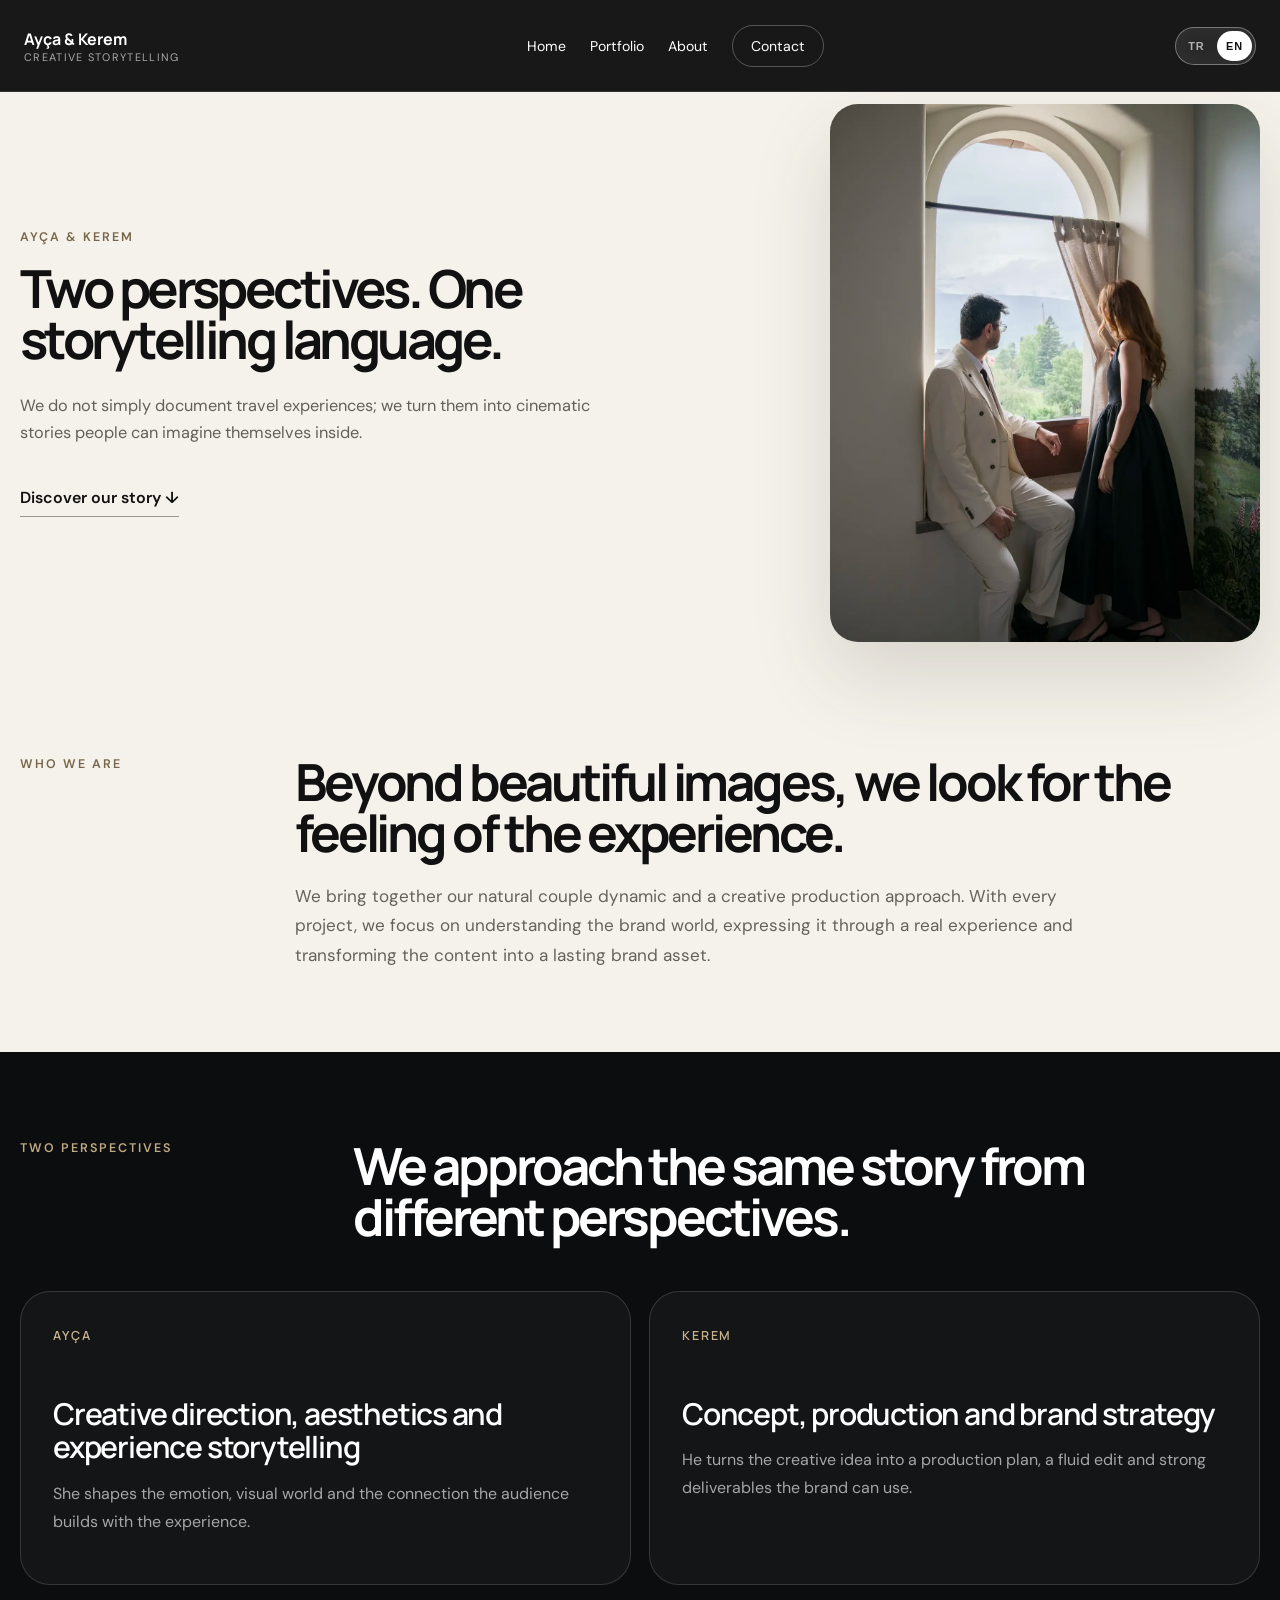
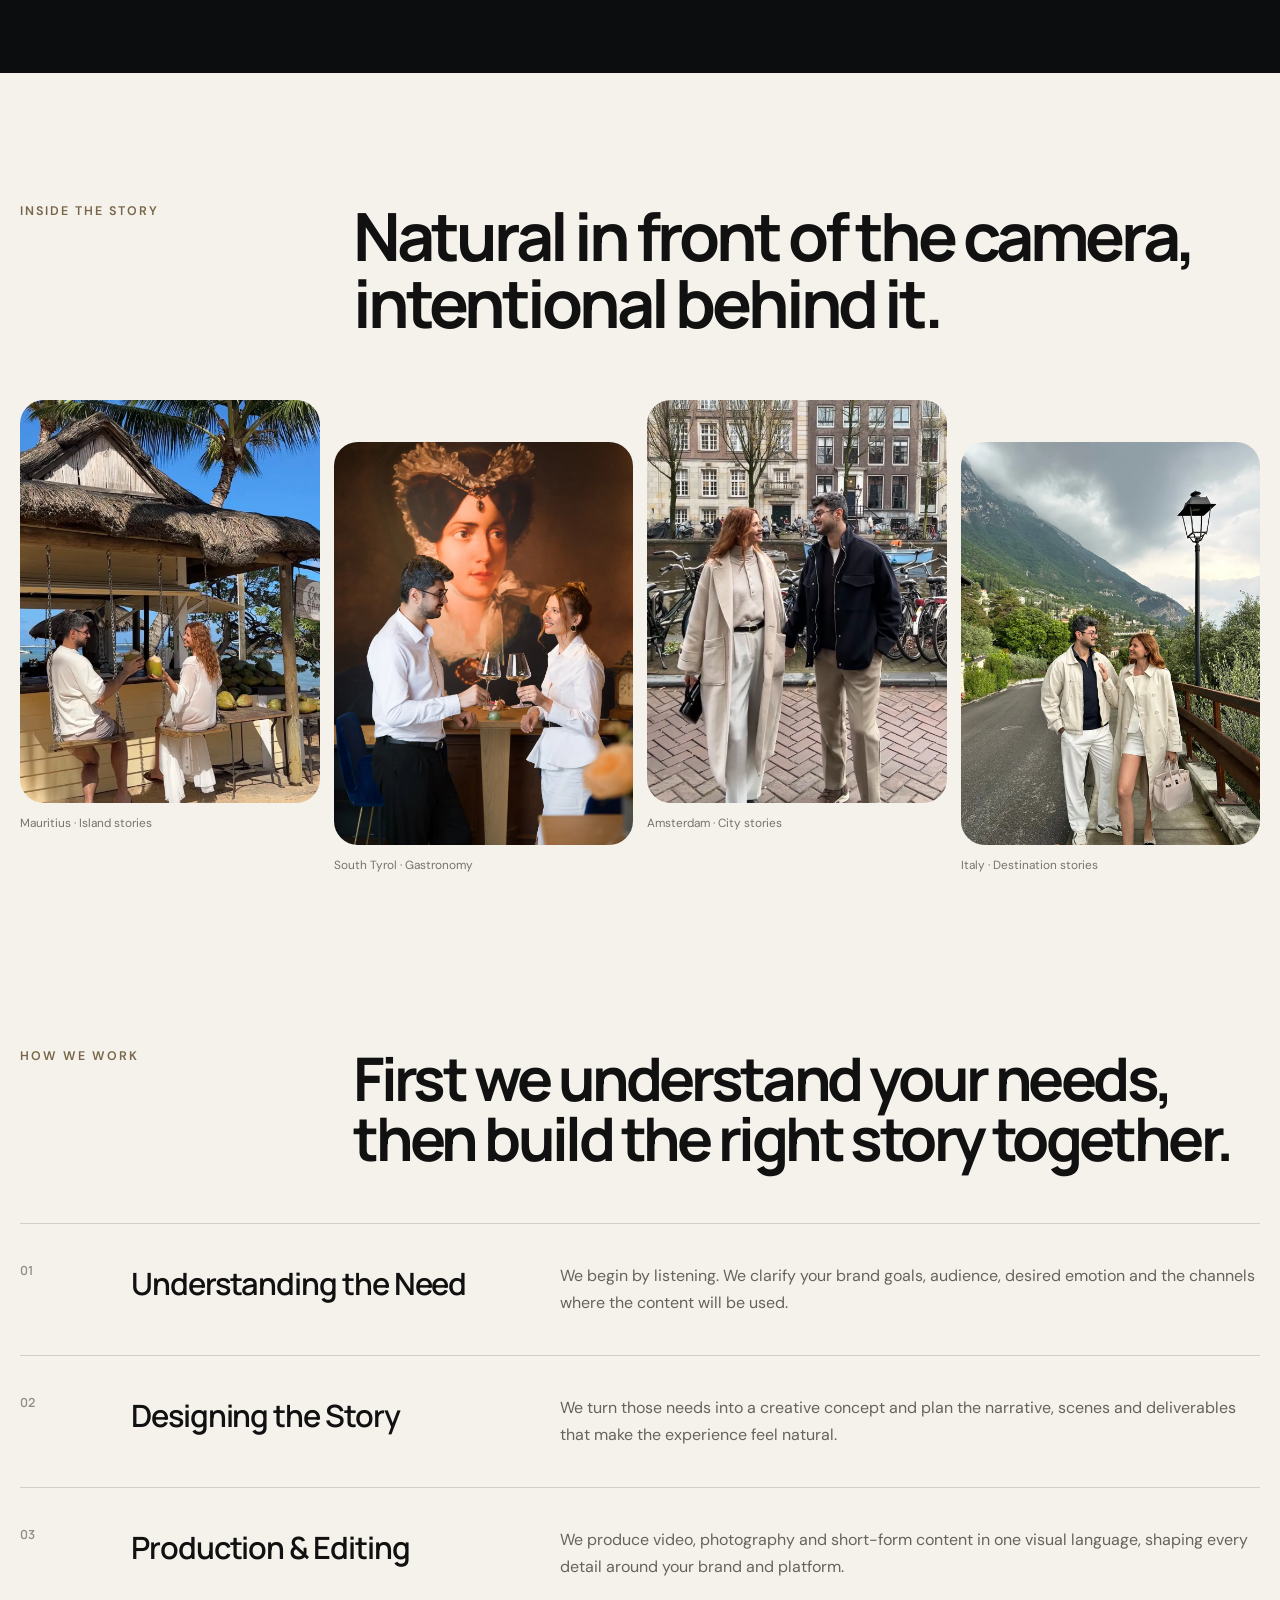
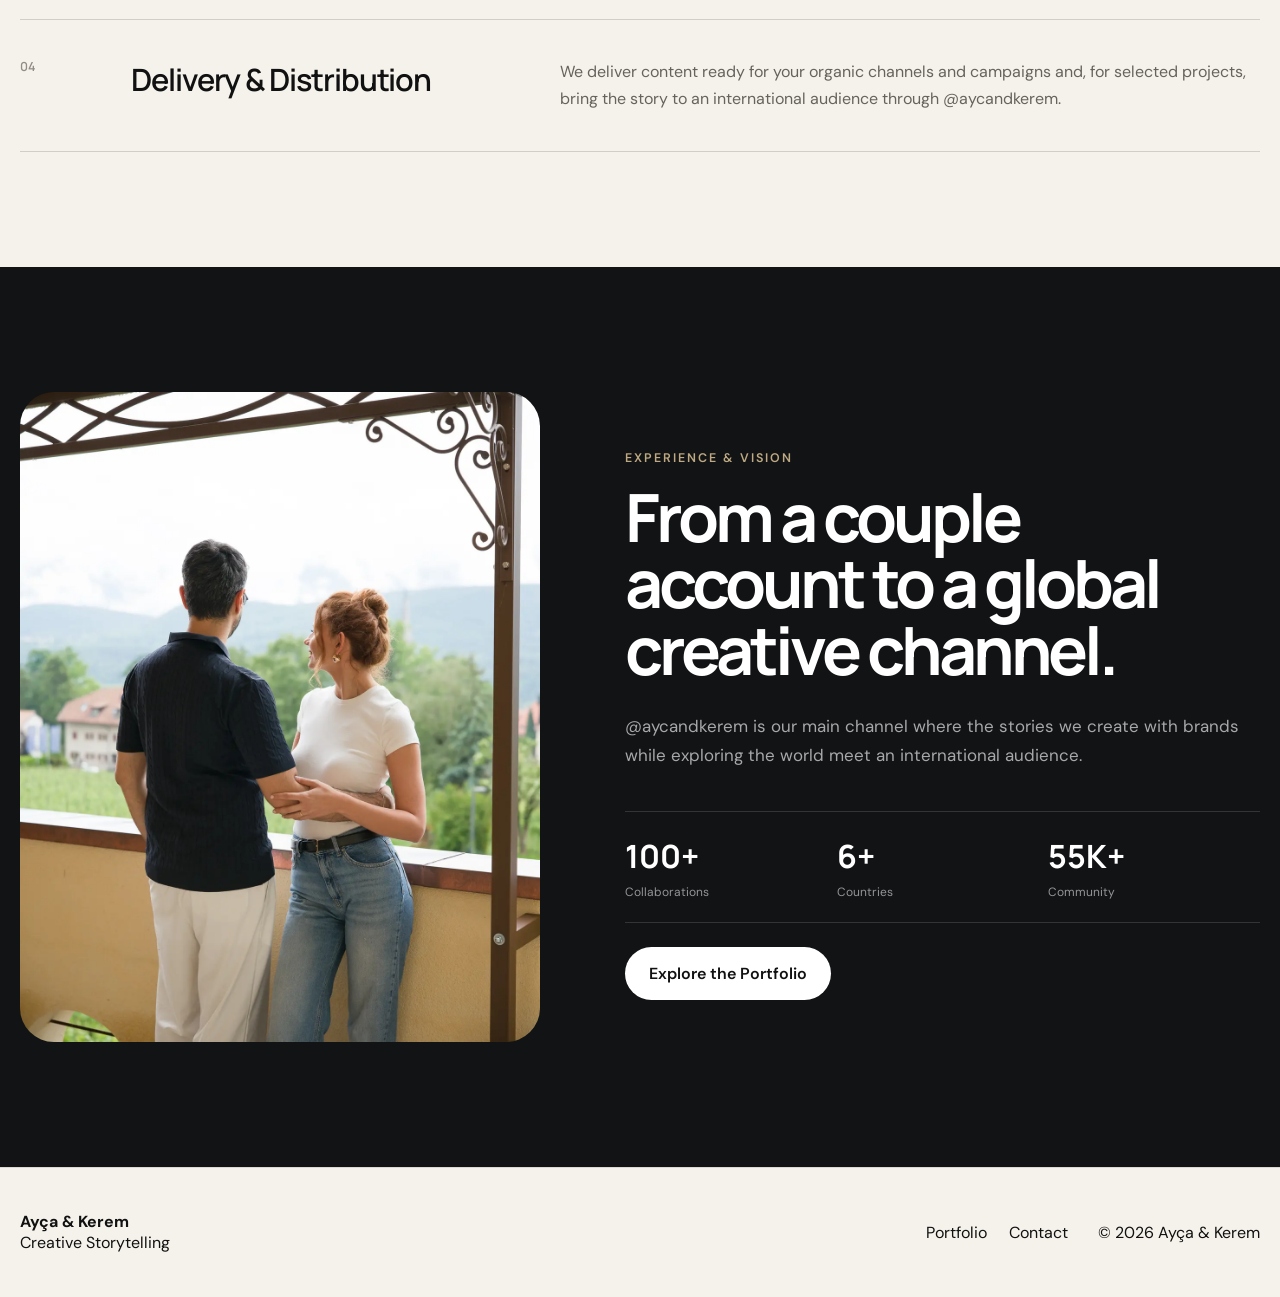
<file: about.html>
<!DOCTYPE html>
<html lang="tr">
<head>
<meta charset="utf-8">
<meta name="viewport" content="width=device-width,initial-scale=1">
<meta name="description" content="Ayça ve Kerem'in yaratıcı hikaye anlatımı yaklaşımı, üretim süreci ve global vizyonu.">
<title>Hakkımızda | Ayça & Kerem</title>
<link rel="preconnect" href="https://fonts.googleapis.com">
<link rel="preconnect" href="https://fonts.gstatic.com" crossorigin>
<link href="https://fonts.googleapis.com/css2?family=DM+Sans:wght@400;500;600&family=Manrope:wght@500;600;700;800&display=swap" rel="stylesheet">
<link rel="stylesheet" href="style.css?v=20260729-7">
<link rel="stylesheet" href="pages.css?v=20260729-5">
</head>
<body class="subpage about-v2-page">
<header class="site-header page-header" id="siteHeader">
  <a class="brand" href="index.html"><span class="brand-main">Ayça &amp; Kerem</span><span class="brand-sub" data-tr="Yaratıcı Hikaye Anlatımı" data-en="Creative Storytelling">Yaratıcı Hikaye Anlatımı</span></a>
  <button aria-label="Menüyü aç" class="menu-toggle" id="menuToggle"><span></span><span></span><span></span></button>
  <nav class="main-nav" id="mainNav">
    <a href="index.html" data-tr="Ana Sayfa" data-en="Home">Ana Sayfa</a>
    <a href="portfolio.html" data-tr="Portfolyo" data-en="Portfolio">Portfolyo</a>
    <a href="about.html" data-tr="Hakkımızda" data-en="About">Hakkımızda</a>
    <a class="nav-cta" href="contact.html" data-tr="İletişim" data-en="Contact">İletişim</a>
  </nav>
  <div class="language-switch"><button class="language-button" data-page-language="tr">TR</button><button class="language-button" data-page-language="en">EN</button></div>
</header>

<main>
<section class="about-editorial-hero" data-header-theme="light">
  <div class="container about-editorial-grid">
    <div class="about-editorial-copy">
      <p class="section-kicker" data-tr="Ayça & Kerem" data-en="Ayça & Kerem">Ayça & Kerem</p>
      <h1 data-tr="İki farklı bakış açısı. Tek bir hikaye dili." data-en="Two perspectives. One storytelling language.">İki farklı bakış açısı. Tek bir hikaye dili.</h1>
      <p data-tr="Seyahat deneyimlerini yalnızca belgelemiyor; insanların kendilerini o anın içinde hayal edebileceği sinematik hikayelere dönüştürüyoruz." data-en="We do not simply document travel experiences; we turn them into cinematic stories people can imagine themselves inside.">Seyahat deneyimlerini yalnızca belgelemiyor; insanların kendilerini o anın içinde hayal edebileceği sinematik hikayelere dönüştürüyoruz.</p>
      <a href="#story" data-tr="Hikayemizi keşfet ↓" data-en="Discover our story ↓">Hikayemizi keşfet ↓</a>
    </div>
    <figure class="about-hero-photo"><img src="assets/images/about-v2/hero.webp" alt="Ayça ve Kerem pencere önünde"></figure>
  </div>
</section>

<section class="about-manifesto" id="story" data-header-theme="light">
  <div class="container about-manifesto-grid">
    <p class="section-kicker" data-tr="Biz Kimiz?" data-en="Who We Are">Biz Kimiz?</p>
    <div>
      <h2 data-tr="Güzel görüntünün ötesinde, deneyimin hissini arıyoruz." data-en="Beyond beautiful images, we look for the feeling of the experience.">Güzel görüntünün ötesinde, deneyimin hissini arıyoruz.</h2>
      <p data-tr="Doğal çift dinamiğimiz ile yaratıcı prodüksiyon yaklaşımımızı bir araya getiriyoruz. Her projede markanın dünyasını anlamaya, o dünyayı gerçek bir deneyim üzerinden anlatmaya ve içeriği uzun süre yaşayabilecek bir marka varlığına dönüştürmeye odaklanıyoruz." data-en="We bring together our natural couple dynamic and a creative production approach. With every project, we focus on understanding the brand world, expressing it through a real experience and transforming the content into a lasting brand asset.">Doğal çift dinamiğimiz ile yaratıcı prodüksiyon yaklaşımımızı bir araya getiriyoruz. Her projede markanın dünyasını anlamaya, o dünyayı gerçek bir deneyim üzerinden anlatmaya ve içeriği uzun süre yaşayabilecek bir marka varlığına dönüştürmeye odaklanıyoruz.</p>
    </div>
  </div>
</section>

<section class="about-roles" data-header-theme="dark">
  <div class="container">
    <div class="about-roles-heading"><p class="section-kicker" data-tr="İki Perspektif" data-en="Two Perspectives">İki Perspektif</p><h2 data-tr="Aynı hikayeye farklı yerlerden bakıyoruz." data-en="We approach the same story from different perspectives.">Aynı hikayeye farklı yerlerden bakıyoruz.</h2></div>
    <div class="about-role-grid">
      <article><span>Ayça</span><h3 data-tr="Yaratıcı yön, estetik ve deneyim anlatımı" data-en="Creative direction, aesthetics and experience storytelling">Yaratıcı yön, estetik ve deneyim anlatımı</h3><p data-tr="Hikayenin duygusunu, görsel dünyasını ve izleyicinin deneyimle kuracağı bağı şekillendiriyor." data-en="She shapes the emotion, visual world and the connection the audience builds with the experience.">Hikayenin duygusunu, görsel dünyasını ve izleyicinin deneyimle kuracağı bağı şekillendiriyor.</p></article>
      <article><span>Kerem</span><h3 data-tr="Konsept, prodüksiyon ve marka stratejisi" data-en="Concept, production and brand strategy">Konsept, prodüksiyon ve marka stratejisi</h3><p data-tr="Yaratıcı fikri çekim planına, akıcı bir kurguya ve markanın kullanabileceği güçlü teslimlere dönüştürüyor." data-en="He turns the creative idea into a production plan, a fluid edit and strong deliverables the brand can use.">Yaratıcı fikri çekim planına, akıcı bir kurguya ve markanın kullanabileceği güçlü teslimlere dönüştürüyor.</p></article>
    </div>
  </div>
</section>

<section class="about-gallery-section" data-header-theme="light">
  <div class="container">
    <div class="about-gallery-heading"><p class="section-kicker" data-tr="Hikayenin İçinden" data-en="Inside the Story">Hikayenin İçinden</p><h2 data-tr="Kamera önünde doğal, kamera arkasında planlı." data-en="Natural in front of the camera, intentional behind it.">Kamera önünde doğal, kamera arkasında planlı.</h2></div>
    <div class="about-photo-grid">
      <figure><img src="assets/images/about-v2/mauritius.webp" alt="Ayça ve Kerem Mauritius'ta"><figcaption data-tr="Mauritius · Ada hikayeleri" data-en="Mauritius · Island stories">Mauritius · Ada hikayeleri</figcaption></figure>
      <figure><img src="assets/images/about-v2/dining.webp" alt="Ayça ve Kerem gastronomi çekiminde"><figcaption data-tr="Güney Tirol · Gastronomi" data-en="South Tyrol · Gastronomy">Güney Tirol · Gastronomi</figcaption></figure>
      <figure><img src="assets/images/about-v2/amsterdam.webp" alt="Ayça ve Kerem Amsterdam'da"><figcaption data-tr="Amsterdam · Şehir hikayeleri" data-en="Amsterdam · City stories">Amsterdam · Şehir hikayeleri</figcaption></figure>
      <figure><img src="assets/images/about-v2/italy.webp" alt="Ayça ve Kerem İtalya'da"><figcaption data-tr="İtalya · Destinasyon hikayeleri" data-en="Italy · Destination stories">İtalya · Destinasyon hikayeleri</figcaption></figure>
    </div>
  </div>
</section>

<section class="about-process-v2" data-header-theme="light">
  <div class="container">
    <div class="about-process-intro"><p class="section-kicker" data-tr="Çalışma Biçimimiz" data-en="How We Work">Çalışma Biçimimiz</p><h2 data-tr="Önce ihtiyacınızı anlıyor, sonra doğru hikayeyi birlikte kuruyoruz." data-en="First we understand your needs, then build the right story together.">Önce ihtiyacınızı anlıyor, sonra doğru hikayeyi birlikte kuruyoruz.</h2></div>
    <div class="about-process-list">
      <article><b>01</b><h3 data-tr="İhtiyacı Anlama" data-en="Understanding the Need">İhtiyacı Anlama</h3><p data-tr="Önce sizi dinliyoruz. Markanızın hedefini, ulaşmak istediği kitleyi, anlatmak istediği duyguyu ve içeriklerin kullanılacağı kanalları netleştiriyoruz." data-en="We begin by listening. We clarify your brand goals, audience, desired emotion and the channels where the content will be used.">Önce sizi dinliyoruz. Markanızın hedefini, ulaşmak istediği kitleyi, anlatmak istediği duyguyu ve içeriklerin kullanılacağı kanalları netleştiriyoruz.</p></article>
      <article><b>02</b><h3 data-tr="Hikayeyi Tasarlama" data-en="Designing the Story">Hikayeyi Tasarlama</h3><p data-tr="Bu ihtiyacı yaratıcı bir konsepte dönüştürüyor; deneyimi doğal gösteren hikaye akışını, sahneleri ve teslim kapsamını birlikte planlıyoruz." data-en="We turn those needs into a creative concept and plan the narrative, scenes and deliverables that make the experience feel natural.">Bu ihtiyacı yaratıcı bir konsepte dönüştürüyor; deneyimi doğal gösteren hikaye akışını, sahneleri ve teslim kapsamını birlikte planlıyoruz.</p></article>
      <article><b>03</b><h3 data-tr="Üretim & Kurgu" data-en="Production & Editing">Üretim & Kurgu</h3><p data-tr="Video, fotoğraf ve kısa format içerikleri tek bir görsel dil içinde üretiyor; her detayı markanızın karakterine ve kullanılacağı platforma göre kurguluyoruz." data-en="We produce video, photography and short-form content in one visual language, shaping every detail around your brand and platform.">Video, fotoğraf ve kısa format içerikleri tek bir görsel dil içinde üretiyor; her detayı markanızın karakterine ve kullanılacağı platforma göre kurguluyoruz.</p></article>
      <article><b>04</b><h3 data-tr="Teslim & Yayın Gücü" data-en="Delivery & Distribution">Teslim & Yayın Gücü</h3><p data-tr="İçerikleri markanızın organik paylaşımlarında ve kampanyalarında kullanabileceği şekilde teslim ediyor; uygun projelerde hikayeyi @aycandkerem üzerinden uluslararası izleyiciyle de buluşturuyoruz." data-en="We deliver content ready for your organic channels and campaigns and, for selected projects, bring the story to an international audience through @aycandkerem.">İçerikleri markanızın organik paylaşımlarında ve kampanyalarında kullanabileceği şekilde teslim ediyor; uygun projelerde hikayeyi @aycandkerem üzerinden uluslararası izleyiciyle de buluşturuyoruz.</p></article>
    </div>
  </div>
</section>

<section class="about-proof-section" data-header-theme="dark">
  <div class="container about-proof-grid">
    <figure><img src="assets/images/about-v2/behind-scenes.webp" alt="Ayça ve Kerem çekim sırasında"></figure>
    <div class="about-proof-copy"><p class="section-kicker" data-tr="Deneyim & Vizyon" data-en="Experience & Vision">Deneyim & Vizyon</p><h2 data-tr="Yerel bir çift hesabından, global bir yaratıcı kanala." data-en="From a couple account to a global creative channel.">Yerel bir çift hesabından, global bir yaratıcı kanala.</h2><p data-tr="@aycandkerem; dünyayı birlikte keşfederken markalarla kurduğumuz hikayeleri uluslararası bir izleyiciyle buluşturduğumuz ana kanalımız." data-en="@aycandkerem is our main channel where the stories we create with brands while exploring the world meet an international audience.">@aycandkerem; dünyayı birlikte keşfederken markalarla kurduğumuz hikayeleri uluslararası bir izleyiciyle buluşturduğumuz ana kanalımız.</p><div class="about-proof-stats"><div><strong>100+</strong><span data-tr="İş Birliği" data-en="Collaborations">İş Birliği</span></div><div><strong>6+</strong><span data-tr="Ülke" data-en="Countries">Ülke</span></div><div><strong>55K+</strong><span data-tr="Topluluk" data-en="Community">Topluluk</span></div></div><a class="button button-light" href="portfolio.html" data-tr="Portfolyoyu İncele" data-en="Explore the Portfolio">Portfolyoyu İncele</a></div>
  </div>
</section>
</main>

<footer class="subpage-footer"><div class="container subpage-footer-inner"><div><strong>Ayça &amp; Kerem</strong><span data-tr="Yaratıcı Hikaye Anlatımı" data-en="Creative Storytelling">Yaratıcı Hikaye Anlatımı</span></div><nav><a href="portfolio.html" data-tr="Portfolyo" data-en="Portfolio">Portfolyo</a><a href="contact.html" data-tr="İletişim" data-en="Contact">İletişim</a></nav><p>© 2026 Ayça &amp; Kerem</p></div></footer>
<script src="page-script.js?v=20260729-1"></script>
</body>
</html>
</file>
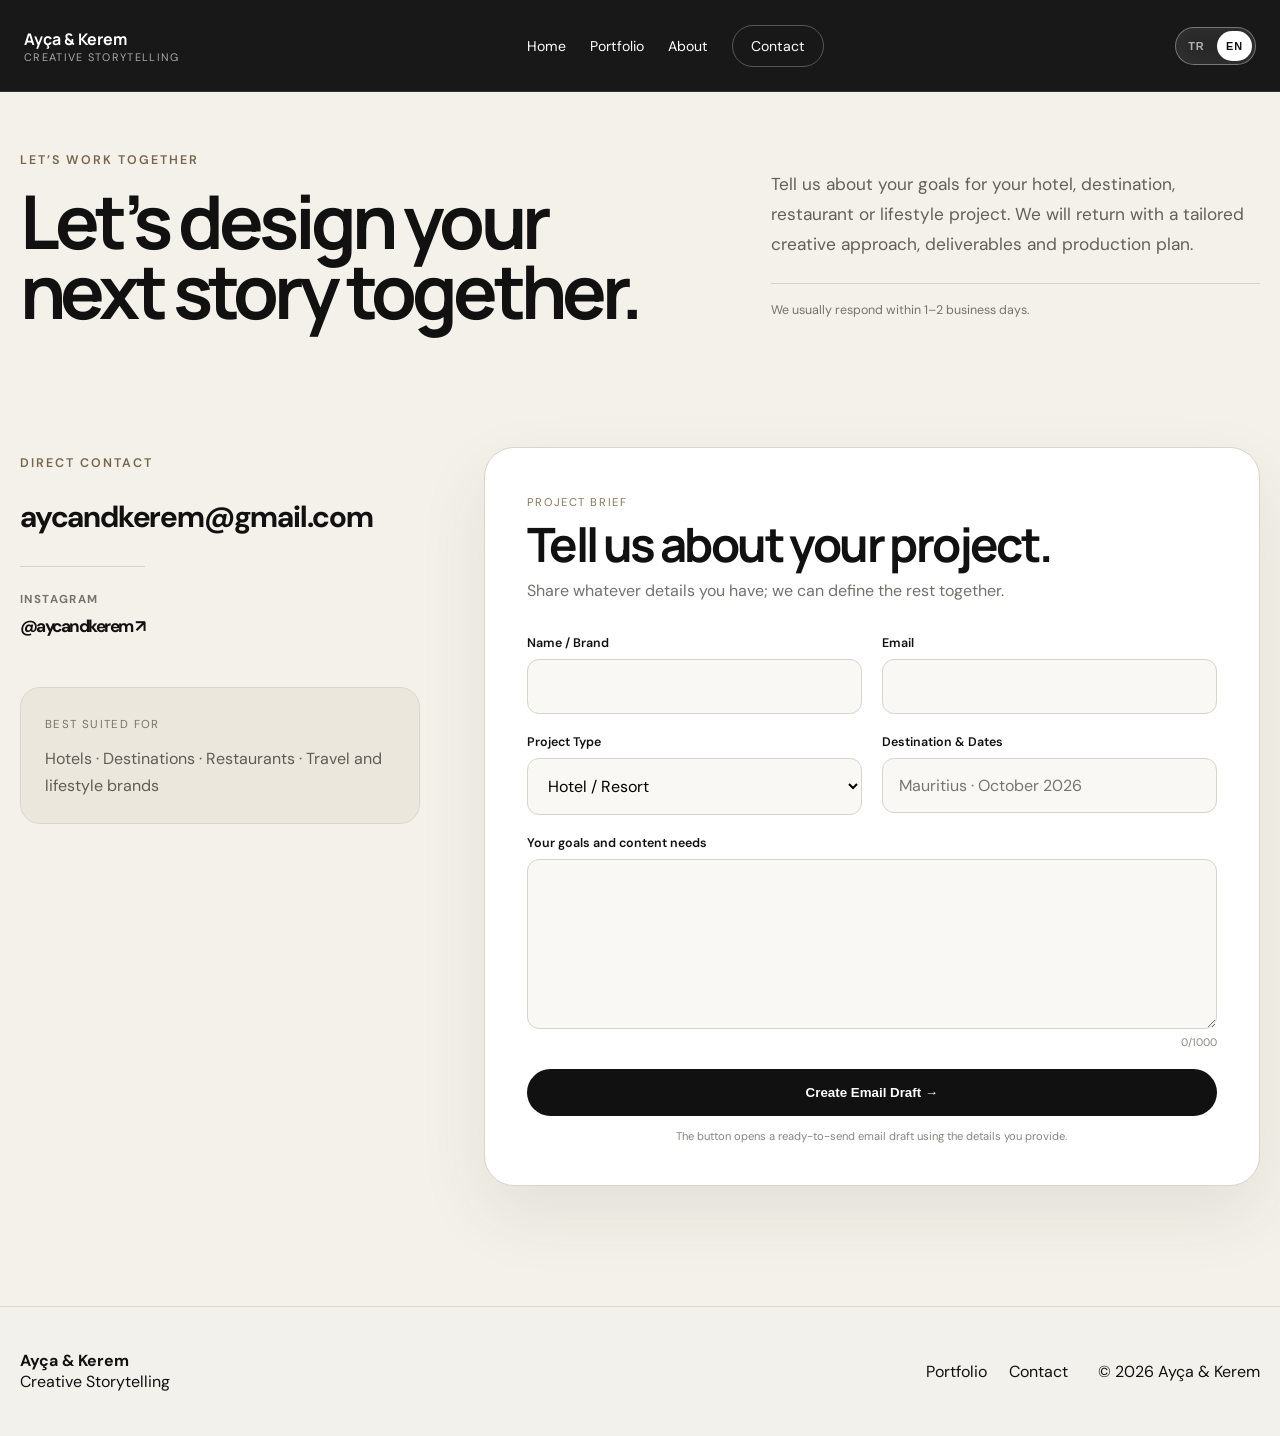
<file: contact.html>
<!DOCTYPE html>
<html lang="tr">
<head>
<meta charset="utf-8">
<meta name="viewport" content="width=device-width,initial-scale=1">
<meta name="description" content="Ayça ve Kerem ile yaratıcı içerik iş birliği için iletişime geçin.">
<title>İletişim | Ayça & Kerem</title>
<link rel="preconnect" href="https://fonts.googleapis.com">
<link rel="preconnect" href="https://fonts.gstatic.com" crossorigin>
<link href="https://fonts.googleapis.com/css2?family=DM+Sans:wght@400;500;600&family=Manrope:wght@500;600;700;800&display=swap" rel="stylesheet">
<link rel="stylesheet" href="style.css?v=20260729-7">
<link rel="stylesheet" href="pages.css?v=20260729-5">
</head>
<body class="subpage">

<header class="site-header page-header" id="siteHeader">
  <a class="brand" href="index.html"><span class="brand-main">Ayça &amp; Kerem</span><span class="brand-sub" data-tr="Yaratıcı Hikaye Anlatımı" data-en="Creative Storytelling">Yaratıcı Hikaye Anlatımı</span></a>
  <button aria-label="Menüyü aç" class="menu-toggle" id="menuToggle"><span></span><span></span><span></span></button>
  <nav class="main-nav" id="mainNav">
    <a href="index.html" data-tr="Ana Sayfa" data-en="Home">Ana Sayfa</a>
    <a href="portfolio.html" data-tr="Portfolyo" data-en="Portfolio">Portfolyo</a>
    <a href="about.html" data-tr="Hakkımızda" data-en="About">Hakkımızda</a>
    <a class="nav-cta" href="contact.html" data-tr="İletişim" data-en="Contact">İletişim</a>
  </nav>
  <div class="language-switch"><button class="language-button" data-page-language="tr">TR</button><button class="language-button" data-page-language="en">EN</button></div>
</header>

<main>
<section class="contact-v2-hero" data-header-theme="light">
  <div class="container contact-v2-hero-grid">
    <div><p class="section-kicker" data-tr="Birlikte Çalışalım" data-en="Let’s Work Together">Birlikte Çalışalım</p><h1 data-tr="Bir sonraki hikayenizi birlikte tasarlayalım." data-en="Let’s design your next story together.">Bir sonraki hikayenizi birlikte tasarlayalım.</h1></div>
    <div class="contact-v2-intro"><p data-tr="Otel, destinasyon, restoran veya yaşam tarzı projeniz için hedefinizi anlatın. İhtiyacınıza uygun yaratıcı yaklaşım, teslim kapsamı ve üretim planıyla size dönüş yapalım." data-en="Tell us about your goals for your hotel, destination, restaurant or lifestyle project. We will return with a tailored creative approach, deliverables and production plan.">Otel, destinasyon, restoran veya yaşam tarzı projeniz için hedefinizi anlatın. İhtiyacınıza uygun yaratıcı yaklaşım, teslim kapsamı ve üretim planıyla size dönüş yapalım.</p><span data-tr="Genellikle 1–2 iş günü içinde dönüş yapıyoruz." data-en="We usually respond within 1–2 business days.">Genellikle 1–2 iş günü içinde dönüş yapıyoruz.</span></div>
  </div>
</section>
<section class="contact-v2-section" data-header-theme="light"><div class="container contact-page-grid">
<aside class="contact-direct">
  <p class="section-kicker" data-tr="Doğrudan İletişim" data-en="Direct Contact">Doğrudan İletişim</p>
  <a class="contact-email" href="mailto:aycandkerem@gmail.com">aycandkerem@gmail.com</a>
  <a class="contact-social" href="https://instagram.com/aycandkerem" target="_blank" rel="noopener"><small>Instagram</small><strong>@aycandkerem ↗</strong></a>
  <div class="contact-fit"><span data-tr="En uygun projeler" data-en="Best suited for">En uygun projeler</span><p data-tr="Oteller · Destinasyonlar · Restoranlar · Turizm ve yaşam tarzı markaları" data-en="Hotels · Destinations · Restaurants · Travel and lifestyle brands">Oteller · Destinasyonlar · Restoranlar · Turizm ve yaşam tarzı markaları</p></div>
</aside>
<div class="contact-form-card">
  <div class="contact-form-heading"><span data-tr="Proje Özeti" data-en="Project Brief">Proje Özeti</span><h2 data-tr="Projenizi bize anlatın." data-en="Tell us about your project.">Projenizi bize anlatın.</h2><p data-tr="Bildiğiniz detayları paylaşmanız yeterli; kalan kapsamı birlikte netleştiririz." data-en="Share whatever details you have; we can define the rest together.">Bildiğiniz detayları paylaşmanız yeterli; kalan kapsamı birlikte netleştiririz.</p></div>
  <form class="inquiry-form" id="inquiryForm">
    <label><span data-tr="Adınız / Marka" data-en="Name / Brand">Adınız / Marka</span><input name="name" autocomplete="organization" maxlength="100" required></label>
    <label><span data-tr="E-posta" data-en="Email">E-posta</span><input type="email" name="email" autocomplete="email" inputmode="email" maxlength="254" required></label>
    <label><span data-tr="Proje Türü" data-en="Project Type">Proje Türü</span><select name="project"><option data-tr="Otel / Resort" data-en="Hotel / Resort">Otel / Resort</option><option data-tr="Destinasyon" data-en="Destination">Destinasyon</option><option data-tr="Restoran" data-en="Restaurant">Restoran</option><option data-tr="Ürün / Lifestyle" data-en="Product / Lifestyle">Ürün / Lifestyle</option><option data-tr="Diğer" data-en="Other">Diğer</option></select></label>
    <label><span data-tr="Destinasyon & Tarih" data-en="Destination & Dates">Destinasyon & Tarih</span><input name="destination" maxlength="150" data-tr-placeholder="Mauritius · Ekim 2026" data-en-placeholder="Mauritius · October 2026" placeholder="Mauritius · Ekim 2026"></label>
    <label class="full message-field"><span data-tr="Hedefiniz ve ihtiyaç duyduğunuz içerikler" data-en="Your goals and content needs">Hedefiniz ve ihtiyaç duyduğunuz içerikler</span><textarea name="message" rows="6" maxlength="1000" required></textarea><small class="character-count" aria-live="polite"><span id="messageCount">0</span>/1000</small></label>
    <button class="button button-dark full" type="submit" data-tr="E-posta Taslağını Oluştur →" data-en="Create Email Draft →">E-posta Taslağını Oluştur →</button>
    <p class="contact-form-note full" data-tr="Gönder butonu, verdiğiniz bilgilerle hazır bir e-posta taslağı açar." data-en="The button opens a ready-to-send email draft using the details you provide.">Gönder butonu, verdiğiniz bilgilerle hazır bir e-posta taslağı açar.</p>
  </form>
</div>
</div></section>
</main>

<footer class="subpage-footer">
  <div class="container subpage-footer-inner">
    <div><strong>Ayça &amp; Kerem</strong><span data-tr="Yaratıcı Hikaye Anlatımı" data-en="Creative Storytelling">Yaratıcı Hikaye Anlatımı</span></div>
    <nav><a href="portfolio.html" data-tr="Portfolyo" data-en="Portfolio">Portfolyo</a><a href="contact.html" data-tr="İletişim" data-en="Contact">İletişim</a></nav>
    <p>© 2026 Ayça &amp; Kerem</p>
  </div>
</footer>
<script src="page-script.js?v=20260729-1"></script>


</body>
</html>
</file>
<file: style.css>
:root{--bg:#0b0b0c;--bg-soft:#121214;--text:#f5f2ec;--muted:#aaa7a1;--line:rgba(255,255,255,.12);--accent:#d9c5a1;--max:1240px}*{box-sizing:border-box}html{scroll-behavior:smooth}body{margin:0;background:var(--bg);color:var(--text);font-family:"DM Sans",sans-serif;overflow-x:hidden}img,video{display:block;max-width:100%}a{color:inherit;text-decoration:none}.container{width:min(calc(100% - 40px),var(--max));margin:auto}.section{padding:140px 0}.section-kicker,.eyebrow{margin:0 0 18px;color:var(--accent);font-size:.78rem;font-weight:600;letter-spacing:.16em;text-transform:uppercase}.section-title{max-width:860px;margin:0;font-family:Manrope,sans-serif;font-size:clamp(2.5rem,5.2vw,5.8rem);line-height:.98;letter-spacing:-.055em}.section-title span,.hero h1 span{display:block;color:var(--muted);font-weight:500}.section-text{max-width:680px;margin:28px 0 0;color:var(--muted);font-size:1.08rem;line-height:1.75}.section-text.compact{max-width:440px;margin-top:0}.section-heading-row{display:flex;align-items:flex-end;justify-content:space-between;gap:50px;margin-bottom:58px}.site-header{position:fixed;inset:0 0 auto;z-index:1000;display:flex;justify-content:space-between;align-items:center;min-height:92px;padding:0 max(24px,calc((100vw - var(--max))/2));transition:.35s}.site-header.scrolled{min-height:70px;background:rgba(11,11,12,.72);backdrop-filter:blur(18px);border-bottom:1px solid var(--line)}.brand{display:flex;flex-direction:column}.brand-main{font-family:Manrope;font-weight:700}.brand-sub{font-size:.68rem;color:#aaa;letter-spacing:.12em;text-transform:uppercase}.main-nav{display:flex;gap:24px;align-items:center}.main-nav a{font-size:.88rem;color:#ddd}.nav-cta{padding:11px 18px;border:1px solid #555;border-radius:999px}.menu-toggle{display:none;background:none;border:0}.menu-toggle span{display:block;width:22px;height:1px;background:#fff;margin:6px}.hero{position:relative;min-height:100svh;display:grid;align-items:end;overflow:hidden}.hero-video{position:absolute;inset:0;width:100%;height:100%;object-fit:cover;animation:zoom 18s ease-in-out infinite alternate}.hero-overlay{position:absolute;inset:0;background:linear-gradient(180deg,rgba(0,0,0,.18),rgba(0,0,0,.82)),linear-gradient(90deg,rgba(0,0,0,.52),transparent 65%)}.hero-content{position:relative;z-index:2;padding-bottom:95px}.hero h1{max-width:1050px;margin:0;font-family:Manrope;font-size:clamp(3rem,7vw,7.2rem);line-height:.93;letter-spacing:-.065em}.hero-copy{max-width:650px;margin-top:28px;color:#ddd;font-size:1.15rem;line-height:1.7}.hero-actions{display:flex;gap:14px;margin-top:34px}.button{padding:16px 24px;border-radius:999px;font-weight:600}.button-light{background:#fff;color:#111}.button-ghost{border:1px solid #888}.scroll-indicator{position:absolute;right:38px;bottom:34px;width:28px;height:46px;border:1px solid #777;border-radius:999px}.scroll-indicator span{position:absolute;top:9px;left:50%;width:4px;height:4px;background:#fff;border-radius:50%;animation:dot 1.7s infinite}.about{background:#f1eee8;color:#151515}.about-grid{display:grid;grid-template-columns:1.05fr .95fr;gap:90px;align-items:center}.about .section-kicker{color:#78664a}.about .section-title span{color:#777}.about .section-text{color:#666}.stats-grid{display:grid;grid-template-columns:repeat(3,1fr);gap:12px;margin-top:45px}.stat-card{padding:22px;border:1px solid #ccc;border-radius:18px;background:#ffffff55}.stat-card strong{display:block;font-family:Manrope;font-size:2rem;margin-bottom:18px}.stat-card span{font-size:.9rem;color:#666}.photo-collage{position:relative;min-height:650px}.collage-card{position:absolute;margin:0;overflow:hidden;border-radius:26px;box-shadow:0 28px 70px #0003}.collage-card img{width:100%;height:100%;object-fit:cover}.collage-card-one{top:0;right:0;width:59%;aspect-ratio:1}.collage-card-two{left:0;top:155px;width:46%;aspect-ratio:1}.collage-card-three{right:55px;bottom:0;width:42%;aspect-ratio:1}.collage-label{position:absolute;padding:9px 13px;background:#ffffffe0;border-radius:999px;color:#222;font-size:.7rem;text-transform:uppercase}.label-one{top:26px;left:37%}.label-two{top:56%;left:2%}.label-three{right:0;bottom:16%}.portfolio-filters{display:flex;flex-wrap:wrap;gap:10px;margin-bottom:45px}.filter-button{padding:11px 17px;border:1px solid var(--line);border-radius:999px;background:none;color:var(--muted);cursor:pointer}.filter-button.active,.filter-button:hover{background:#fff;color:#111}.phone-grid{display:grid;grid-template-columns:repeat(4,1fr);gap:42px 24px}.portfolio-item.hidden{display:none}.phone-shell{position:relative;width:min(100%,255px);margin:auto;aspect-ratio:9/18.6;padding:8px;border:1px solid #444;border-radius:42px;background:#050506;box-shadow:0 28px 80px #0008}.phone-shell video{width:100%;height:100%;object-fit:cover;border-radius:34px}.phone-speaker{position:absolute;z-index:5;top:16px;left:50%;transform:translateX(-50%);width:35%;height:22px;border-radius:999px;background:#050506}.video-open{position:absolute;right:16px;bottom:16px;width:52px;height:52px;border-radius:50%;border:1px solid #777;background:#111a;color:#fff}.project-meta{padding:18px 4px}.project-meta h3{margin:0;font-family:Manrope}.project-meta p{margin:5px 0;color:var(--muted);font-size:.82rem}.value-section{background:var(--bg-soft)}.value-list{margin-top:70px;border-top:1px solid var(--line)}.value-row{display:grid;grid-template-columns:70px 1fr auto;gap:30px;align-items:center;padding:34px 0;border-bottom:1px solid var(--line)}.value-number{color:var(--accent)}.value-row h3{margin:0 0 8px;font-family:Manrope;font-size:2rem}.value-row p{margin:0;color:var(--muted)}.value-tag{font-size:.78rem;color:#ccc}.packages-section{background:#f1eee8;color:#151515}.packages-section .section-kicker{color:#78664a}.packages-section .section-text{color:#666}.packages-grid{display:grid;grid-template-columns:repeat(4,1fr);gap:16px}.package-card{position:relative;display:flex;flex-direction:column;min-height:520px;padding:28px;border:1px solid #ccc;border-radius:24px;background:#ffffff77}.package-card.featured{transform:translateY(-14px);background:#171717;color:#fff;border-color:#7f6f58}.popular-badge{position:absolute;top:18px;right:18px;padding:8px 11px;border-radius:999px;background:var(--accent);color:#111;font-size:.68rem;font-weight:700}.package-label{font-size:.72rem;letter-spacing:.14em;text-transform:uppercase;color:#777}.package-card h3{font-family:Manrope;font-size:2.2rem;margin:20px 0 0}.package-intro{color:#666;line-height:1.55}.featured .package-intro{color:#bbb}.package-card ul{list-style:none;padding:0;display:grid;gap:12px}.package-card li{padding-left:20px;position:relative}.package-card li:before{content:'✓';position:absolute;left:0;color:#78664a}.package-card a{margin-top:auto;padding-top:26px;border-top:1px solid #ccc;font-weight:700}.package-card a:after{content:' →'}.packages-note{text-align:center;color:#666}.brands-section{overflow:hidden}.logo-marquee{overflow:hidden;mask-image:linear-gradient(to right,transparent,#000 8%,#000 92%,transparent)}.logo-track{display:flex;width:max-content;gap:18px;animation:marquee 58s linear infinite}.logo-marquee:hover .logo-track{animation-play-state:paused}.brand-item{display:grid;place-items:center;flex:0 0 210px;min-height:128px;padding:20px;border:1px solid var(--line);border-radius:20px}.brand-item img{width:100%;height:52px;object-fit:contain;filter:grayscale(1) brightness(1.7)}.brand-item span{font-size:.76rem;color:var(--muted);text-align:center}.contact-section{padding:145px 0 32px;background:radial-gradient(circle at 70% 15%,#d9c5a122,transparent 30%),#070708}.contact-inner{text-align:center}.contact-title{max-width:980px;margin:auto;font-family:Manrope;font-size:clamp(3rem,7vw,7rem);line-height:.95;letter-spacing:-.06em}.contact-copy{max-width:620px;margin:28px auto;color:var(--muted)}.email-link{display:inline-block;margin-top:30px;font-family:Manrope;font-size:clamp(1.3rem,3vw,2.7rem);border-bottom:1px solid #777}.social-grid{display:grid;grid-template-columns:1.1fr .9fr;gap:18px;margin-top:90px;text-align:left}.social-main,.social-creators{padding:30px;border:1px solid var(--line);border-radius:22px}.social-main h3{font-family:Manrope;font-size:4rem;margin:30px 0}.social-main div{display:flex;gap:18px}.creator-links{display:grid;grid-template-columns:1fr 1fr;gap:12px;margin-top:34px}.creator-links a{display:flex;flex-direction:column;gap:9px;padding:22px;border:1px solid var(--line);border-radius:16px}.site-footer{display:flex;justify-content:space-between;margin-top:70px;padding-top:24px;border-top:1px solid var(--line);color:#777}.video-modal{position:fixed;inset:0;z-index:2000;display:grid;place-items:center;visibility:hidden;opacity:0;transition:.25s}.video-modal.open{visibility:visible;opacity:1}.modal-backdrop{position:absolute;inset:0;background:#000d}.modal-dialog{position:relative;z-index:1;width:min(92vw,430px)}.modal-dialog video{width:100%;max-height:88vh;border-radius:28px;background:#000}.modal-close{position:absolute;right:-18px;top:-18px;width:44px;height:44px;border-radius:50%;background:#111;color:#fff;border:1px solid #777}.reveal{opacity:0;transform:translateY(28px);transition:.75s}.reveal.visible{opacity:1;transform:none}@keyframes marquee{to{transform:translateX(-50%)}}@keyframes zoom{from{transform:scale(1.03)}to{transform:scale(1.09)}}@keyframes dot{to{transform:translate(-50%,18px);opacity:0}}@media(max-width:1100px){.about-grid{grid-template-columns:1fr}.packages-grid{grid-template-columns:repeat(2,1fr)}.phone-grid{grid-template-columns:repeat(3,1fr)}}@media(max-width:820px){.menu-toggle{display:block;z-index:3}.main-nav{position:fixed;inset:0;display:flex;flex-direction:column;justify-content:center;background:#09090afa;opacity:0;pointer-events:none}.main-nav.open{opacity:1;pointer-events:auto}.section-heading-row{display:block}.section-text.compact{margin-top:24px}.phone-grid{grid-template-columns:repeat(2,1fr)}.value-row{grid-template-columns:45px 1fr}.value-tag{grid-column:2}.social-grid{grid-template-columns:1fr}}@media(max-width:590px){.container{width:min(calc(100% - 28px),var(--max))}.section{padding:82px 0}.hero-actions{flex-direction:column}.stats-grid{grid-template-columns:1fr}.photo-collage{min-height:450px}.collage-label{display:none}.packages-grid{grid-template-columns:1fr}.package-card.featured{transform:none}.creator-links{grid-template-columns:1fr}.site-footer{flex-direction:column}}


/* ===== Responsive polish: tablet & mobile ===== */
@media (max-width: 820px) {
  .site-header {
    padding-left: 18px;
    padding-right: 18px;
  }

  .main-nav {
    padding: 80px 24px 40px;
    gap: 22px;
    text-align: center;
  }

  .main-nav a {
    font-size: 1.15rem;
  }

  .section-heading-row {
    gap: 24px;
  }

  .value-row {
    grid-template-columns: 40px minmax(0, 1fr);
    gap: 18px;
  }

  .value-row h3,
  .value-row p,
  .value-tag {
    overflow-wrap: anywhere;
  }
}

/* Persistent dark navigation across the site */
.site-header{background:rgba(10,10,11,.94);color:#fff;border-bottom:1px solid rgba(255,255,255,.12);backdrop-filter:blur(18px)}
.site-header .brand,.site-header .main-nav a{color:#fff}
.site-header .menu-toggle span{background:#fff}

@media (max-width: 590px) {
  html,
  body {
    width: 100%;
    max-width: 100%;
    overflow-x: hidden;
  }

  .container {
    width: calc(100% - 28px);
    max-width: 100%;
  }

  .site-header {
    min-height: 72px;
    padding: 0 14px;
  }

  .site-header.scrolled {
    min-height: 64px;
  }

  .brand-main {
    font-size: .92rem;
  }

  .brand-sub {
    max-width: 190px;
    font-size: .56rem;
    letter-spacing: .09em;
  }

  .hero {
    min-height: 100svh;
  }

  .hero-content {
    padding-bottom: 50px;
  }

  .hero h1 {
    max-width: 100%;
    font-size: clamp(2.45rem, 11.8vw, 3.35rem);
    line-height: .96;
    letter-spacing: -.052em;
    overflow-wrap: normal;
  }

  .hero-copy {
    max-width: 100%;
    margin-top: 20px;
    font-size: .98rem;
    line-height: 1.58;
  }

  .hero-actions {
    width: 100%;
    gap: 10px;
    margin-top: 24px;
  }

  .hero-actions .button {
    display: block;
    width: 100%;
    padding: 14px 18px;
    text-align: center;
  }

  .scroll-indicator {
    display: none;
  }

  .section {
    padding: 78px 0;
  }

  .section-title {
    max-width: 100%;
    font-size: clamp(2.25rem, 10.7vw, 3.15rem);
    line-height: 1;
    letter-spacing: -.048em;
  }

  .section-text {
    max-width: 100%;
    margin-top: 22px;
    font-size: .98rem;
    line-height: 1.65;
  }

  .section-heading-row {
    margin-bottom: 38px;
  }

  .about-grid {
    gap: 46px;
  }

  .stats-grid {
    gap: 10px;
    margin-top: 30px;
  }

  .stat-card {
    padding: 18px;
  }

  .stat-card strong {
    margin-bottom: 10px;
    font-size: 1.65rem;
  }

  .photo-collage {
    min-height: 410px;
    width: 100%;
  }

  .collage-card {
    border-radius: 18px;
  }

  .collage-card-one {
    width: 62%;
  }

  .collage-card-two {
    top: 112px;
    width: 48%;
  }

  .collage-card-three {
    right: 18px;
    width: 45%;
  }

  .portfolio-filters {
    flex-wrap: nowrap;
    width: 100%;
    margin-bottom: 34px;
    padding-bottom: 5px;
    overflow-x: auto;
    overscroll-behavior-inline: contain;
    scrollbar-width: none;
  }

  .portfolio-filters::-webkit-scrollbar {
    display: none;
  }

  .filter-button {
    flex: 0 0 auto;
    white-space: nowrap;
  }

  .phone-grid {
    grid-template-columns: 1fr;
    gap: 36px;
  }

  .portfolio-item {
    min-width: 0;
  }

  .phone-shell {
    width: min(78vw, 280px);
    max-width: 100%;
    border-radius: 38px;
  }

  .phone-shell video {
    border-radius: 30px;
  }

  .project-meta {
    max-width: min(78vw, 280px);
    margin: 0 auto;
    padding: 16px 2px 0;
  }

  .project-meta h3 {
    font-size: 1.05rem;
  }

  .project-meta p {
    font-size: .8rem;
    line-height: 1.45;
  }

  .value-list {
    margin-top: 42px;
  }

  .value-row {
    grid-template-columns: 30px minmax(0, 1fr);
    gap: 14px;
    padding: 25px 0;
  }

  .value-row h3 {
    font-size: 1.45rem;
    line-height: 1.1;
  }

  .value-row p {
    font-size: .92rem;
    line-height: 1.55;
  }

  .value-tag {
    grid-column: 2;
    font-size: .72rem;
    line-height: 1.45;
  }

  .packages-grid {
    gap: 14px;
  }

  .package-card {
    min-height: auto;
    padding: 22px;
    border-radius: 20px;
  }

  .package-card h3 {
    font-size: 1.85rem;
  }

  .package-intro,
  .package-card li {
    font-size: .93rem;
  }

  .popular-badge {
    position: static;
    align-self: flex-start;
    margin-bottom: 16px;
  }

  .brand-item {
    flex-basis: 155px;
    min-height: 102px;
    padding: 14px;
    border-radius: 16px;
  }

  .brand-item img {
    height: 42px;
  }

  .contact-section {
    padding: 92px 0 24px;
  }

  .contact-title {
    max-width: 100%;
    font-size: clamp(2.5rem, 11.5vw, 3.35rem);
    line-height: .98;
    letter-spacing: -.05em;
  }

  .contact-copy {
    max-width: 100%;
    margin: 22px auto;
    font-size: .96rem;
    line-height: 1.6;
  }

  .email-link {
    max-width: 100%;
    margin-top: 20px;
    font-size: clamp(1.05rem, 5vw, 1.45rem);
    overflow-wrap: anywhere;
  }

  .social-grid {
    gap: 12px;
    margin-top: 58px;
  }

  .social-main,
  .social-creators {
    min-width: 0;
    padding: 21px;
    border-radius: 18px;
  }

  .social-main h3 {
    max-width: 100%;
    margin: 22px 0;
    font-size: clamp(2rem, 10vw, 2.65rem);
    line-height: 1;
    overflow-wrap: anywhere;
  }

  .social-main div {
    flex-wrap: wrap;
    gap: 12px;
  }

  .creator-links a {
    min-width: 0;
    padding: 18px;
  }

  .creator-links strong,
  .creator-links span {
    overflow-wrap: anywhere;
  }

  .site-footer {
    gap: 14px;
    margin-top: 48px;
    font-size: .82rem;
  }

  .modal-dialog {
    width: min(calc(100vw - 28px), 390px);
  }

  .modal-close {
    right: 4px;
    top: 4px;
  }
}

@media (max-width: 370px) {
  .hero h1 {
    font-size: 2.25rem;
  }

  .section-title,
  .contact-title {
    font-size: 2.12rem;
  }

  .brand-sub {
    display: none;
  }

  .phone-shell,
  .project-meta {
    width: min(84vw, 270px);
    max-width: min(84vw, 270px);
  }
}

/* Final navigation override: consistent contrast on every section */
body .site-header,
body .site-header.scrolled {
  background: rgba(10, 10, 11, .94);
  color: #fff;
  border-bottom: 1px solid rgba(255, 255, 255, .12);
  backdrop-filter: blur(18px);
}

body .site-header .brand,
body .site-header .main-nav a {
  color: #fff;
}

body .site-header .menu-toggle span {
  background: #fff;
}

.social-positioning{display:flex;flex-direction:column;justify-content:space-between}
.social-positioning h3{max-width:520px;margin:30px 0 18px;font:600 clamp(1.55rem,2.5vw,2.7rem)/1.12 Manrope,sans-serif;letter-spacing:-.035em}
.social-positioning p{max-width:520px;margin:0;color:var(--muted);line-height:1.7}


/* Mobile header / hero label overlap fix */
@media (max-width: 590px) {
  .hero .eyebrow {
    display: none;
  }

  .brand {
    max-width: calc(100vw - 78px);
    line-height: 1.15;
  }

  .brand-main,
  .brand-sub {
    display: block;
  }

  .brand-sub {
    margin-top: 4px;
    white-space: nowrap;
  }

  .hero-content {
    padding-top: 110px;
  }
}


/* ===== Language selector ===== */
.site-header {
  gap: 18px;
}

.language-switch {
  display: flex;
  align-items: center;
  gap: 3px;
  margin-left: 4px;
  padding: 3px;
  border: 1px solid var(--line);
  border-radius: 999px;
  background: rgba(10, 10, 11, .48);
  backdrop-filter: blur(12px);
}

.language-button {
  min-width: 35px;
  height: 30px;
  padding: 0 9px;
  border: 0;
  border-radius: 999px;
  background: transparent;
  color: #aaa;
  font-size: .68rem;
  font-weight: 700;
  letter-spacing: .08em;
  cursor: pointer;
  transition: .2s ease;
}

.language-button.active {
  background: #fff;
  color: #111;
}

.language-popup {
  position: fixed;
  inset: 0;
  z-index: 5000;
  display: grid;
  place-items: center;
  padding: 20px;
  opacity: 0;
  visibility: hidden;
  transition: opacity .28s ease, visibility .28s ease;
}

.language-popup.open {
  opacity: 1;
  visibility: visible;
}

.language-popup-backdrop {
  position: absolute;
  inset: 0;
  background: rgba(0, 0, 0, .72);
  backdrop-filter: blur(10px);
}

.language-popup-card {
  position: relative;
  z-index: 1;
  width: min(100%, 520px);
  padding: 34px;
  border: 1px solid rgba(255,255,255,.16);
  border-radius: 26px;
  background: rgba(17, 17, 18, .96);
  box-shadow: 0 30px 100px rgba(0,0,0,.58);
}

.language-popup-kicker {
  margin: 0 0 18px;
  color: var(--accent);
  font-size: .7rem;
  font-weight: 700;
  letter-spacing: .18em;
}

.language-popup-card h2 {
  margin: 0;
  font-family: Manrope, sans-serif;
  font-size: clamp(2rem, 6vw, 3.15rem);
  line-height: 1;
  letter-spacing: -.045em;
}

.language-popup-card h2 span {
  display: block;
  margin-top: 8px;
  color: #777;
  font-size: .48em;
  letter-spacing: -.02em;
}

.language-popup-card > p:not(.language-popup-kicker) {
  margin: 20px 0 26px;
  color: var(--muted);
  line-height: 1.6;
}

.language-popup-actions {
  display: grid;
  grid-template-columns: 1fr 1fr;
  gap: 11px;
}

.language-popup-actions button {
  display: flex;
  flex-direction: column;
  align-items: flex-start;
  gap: 7px;
  padding: 19px;
  border: 1px solid var(--line);
  border-radius: 17px;
  background: #1d1d1f;
  color: #fff;
  text-align: left;
  cursor: pointer;
  transition: transform .2s ease, border-color .2s ease, background .2s ease;
}

.language-popup-actions button:hover {
  transform: translateY(-2px);
  border-color: #777;
  background: #252527;
}

.language-popup-actions strong {
  font-family: Manrope, sans-serif;
  font-size: 1.05rem;
}

.language-popup-actions span {
  color: #8f8f92;
  font-size: .76rem;
}

body.language-popup-open {
  overflow: hidden;
}

@media (max-width: 820px) {
  .site-header .language-switch {
    order: 2;
    margin-left: auto;
  }

  .menu-toggle {
    order: 3;
  }
}

@media (max-width: 590px) {
  .language-switch {
    gap: 2px;
    padding: 2px;
  }

  .language-button {
    min-width: 31px;
    height: 28px;
    padding: 0 7px;
    font-size: .62rem;
  }

  .language-popup-card {
    padding: 26px 20px 20px;
    border-radius: 22px;
  }

  .language-popup-actions {
    grid-template-columns: 1fr;
  }

  .language-popup-actions button {
    padding: 16px;
  }

  html[lang="en"] .hero h1 {
    font-size: clamp(2.25rem, 10.4vw, 3.15rem);
  }

  html[lang="en"] .section-title,
  html[lang="en"] .contact-title {
    font-size: clamp(2.12rem, 9.7vw, 3rem);
  }
}


/* =========================================================
   Final responsive and interaction refinements
   ========================================================= */

/* Hero video loading state and smaller poster/fallback typography */
.hero-video {
  opacity: 1;
  transition: opacity .7s ease;
}

.hero-video.is-loading {
  opacity: 0;
}

.hero-poster,
.hero-video-poster,
.hero-loading,
.video-placeholder {
  font-size: clamp(.72rem, 1.1vw, .92rem) !important;
  letter-spacing: .12em;
}

/* Portfolio micro interaction */
@media (hover: hover) and (pointer: fine) {
  .portfolio-item .phone-shell {
    transition: transform .32s cubic-bezier(.2,.7,.2,1), box-shadow .32s ease;
  }

  .portfolio-item:hover .phone-shell {
    transform: translateY(-3px) scale(1.012);
  }
}

/* Brand references spacing, larger logos and draggable marquee */
.brands-section .section-heading-row,
#brands .section-heading-row {
  margin-bottom: clamp(56px, 7vw, 92px);
}

.brand-marquee,
.brands-marquee,
.marquee {
  cursor: grab;
  user-select: none;
  touch-action: pan-y;
}

.brand-marquee.is-dragging,
.brands-marquee.is-dragging,
.marquee.is-dragging {
  cursor: grabbing;
}

.brand-track,
.marquee-track {
  will-change: transform;
}

.brand-item {
  flex-basis: 220px;
  min-height: 138px;
  padding: 22px;
}

.brand-item img {
  width: auto;
  max-width: 92%;
  height: 62px;
  max-height: 62px;
  object-fit: contain;
}

.brand-item-mark-ryden img,
.mark-ryden-logo {
  filter: brightness(0) invert(1);
  opacity: .9;
}

.brands-section,
#brands {
  padding-bottom: clamp(62px, 7vw, 92px);
}

.brands-section + .contact-section,
#brands + .contact-section {
  padding-top: clamp(70px, 8vw, 105px);
}

/* Lighter language popup backdrop */
.language-popup-backdrop {
  background: rgba(0, 0, 0, .38);
  backdrop-filter: blur(5px);
}

.language-popup-card {
  transform: scale(.97) translateY(8px);
  transition: transform .3s cubic-bezier(.2,.8,.2,1);
}

.language-popup.open .language-popup-card {
  transform: scale(1) translateY(0);
}

/* Mobile-only layout refinements */
@media (max-width: 590px) {
  /* Three statistics in a single row, above the photo collage */
  .about-grid {
    display: flex;
    flex-direction: column;
    gap: 36px;
  }

  .about-copy {
    display: contents;
  }

  .about-copy .section-title,
  .about-copy .section-text {
    order: 1;
  }

  .stats-grid {
    order: 2;
    display: grid;
    grid-template-columns: repeat(3, minmax(0, 1fr));
    width: 100%;
    gap: 7px;
    margin: 2px 0 0;
  }

  .photo-collage {
    order: 3;
    min-height: 410px;
    margin-top: 4px;
  }

  .stat-card {
    min-width: 0;
    min-height: 110px;
    padding: 14px 8px;
    border-radius: 15px;
    text-align: center;
  }

  .stat-card strong {
    margin-bottom: 8px;
    font-size: clamp(1.12rem, 5vw, 1.48rem);
    line-height: 1;
  }

  .stat-card span,
  .stat-card p {
    font-size: clamp(.56rem, 2.35vw, .68rem);
    line-height: 1.28;
    overflow-wrap: anywhere;
  }

  /* Restore labels on mobile photo collage */
  .photo-collage .collage-label,
  .photo-collage .photo-label,
  .photo-collage figcaption,
  .photo-collage [class*="label"] {
    display: inline-flex !important;
    position: absolute;
    z-index: 4;
    max-width: calc(100% - 18px);
    padding: 8px 11px;
    border: 1px solid rgba(255,255,255,.18);
    border-radius: 999px;
    background: rgba(10,10,11,.62);
    color: #fff;
    font-size: .61rem;
    line-height: 1;
    letter-spacing: .06em;
    white-space: nowrap;
    backdrop-filter: blur(9px);
  }

  /* Two portfolio videos side by side */
  .phone-grid {
    grid-template-columns: repeat(2, minmax(0, 1fr));
    align-items: start;
    gap: 28px 10px;
  }

  .portfolio-item {
    min-width: 0;
  }

  .phone-shell {
    width: 100%;
    max-width: 170px;
    border-width: 5px;
    border-radius: 27px;
  }

  .phone-shell video {
    border-radius: 21px;
  }

  .phone-speaker {
    width: 38%;
    height: 14px;
  }

  .video-open span {
    font-size: .68rem;
  }

  .project-meta {
    width: 100%;
    max-width: 170px;
    padding-top: 12px;
  }

  .project-meta h3 {
    font-size: .82rem;
    line-height: 1.25;
  }

  .project-meta p {
    margin-top: 5px;
    font-size: .67rem;
    line-height: 1.35;
  }

  /* References spacing and larger logos */
  .brands-section .section-heading-row,
  #brands .section-heading-row {
    margin-bottom: 52px;
  }

  .brand-item {
    flex-basis: 174px;
    min-height: 116px;
    padding: 17px;
  }

  .brand-item img {
    max-width: 94%;
    height: 52px;
    max-height: 52px;
  }

  .brands-section,
  #brands {
    padding-bottom: 56px;
  }

  .brands-section + .contact-section,
  #brands + .contact-section {
    padding-top: 64px;
  }
}

@media (max-width: 370px) {
  .stats-grid {
    gap: 5px;
  }

  .stat-card {
    padding: 12px 5px;
  }

  .phone-grid {
    gap: 25px 8px;
  }

  .phone-shell,
  .project-meta {
    max-width: 154px;
  }
}


/* ===== Mobile QA fixes v2 ===== */

/* More breathing room between references copy and marquee */
.brands-heading {
  margin-bottom: clamp(58px, 6vw, 86px);
}

/* Actual marquee element: enable direct horizontal interaction */
.logo-marquee {
  overflow-x: auto;
  overflow-y: hidden;
  cursor: grab;
  user-select: none;
  touch-action: pan-x;
  overscroll-behavior-x: contain;
  scrollbar-width: none;
  -webkit-overflow-scrolling: touch;
}

.logo-marquee::-webkit-scrollbar {
  display: none;
}

.logo-marquee.is-dragging {
  cursor: grabbing;
}

.logo-track {
  will-change: transform;
}

@media (max-width: 590px) {
  /* About statistics: fully centered and safe typography */
  .stats-grid {
    align-items: stretch;
  }

  .stat-card {
    display: flex;
    min-width: 0;
    min-height: 108px;
    flex-direction: column;
    align-items: center;
    justify-content: center;
    padding: 12px 6px;
    text-align: center;
  }

  .stat-card strong {
    width: 100%;
    margin: 0 0 8px;
    font-size: clamp(1rem, 4.2vw, 1.3rem);
    line-height: 1.05;
    letter-spacing: -.035em;
    text-align: center;
    overflow-wrap: anywhere;
    word-break: normal;
  }

  .stat-card:nth-child(3) strong {
    font-size: clamp(.78rem, 3.45vw, 1rem);
    letter-spacing: -.045em;
  }

  .stat-card span {
    display: block;
    width: 100%;
    margin: 0;
    font-size: clamp(.5rem, 2.1vw, .62rem);
    line-height: 1.25;
    text-align: center;
    overflow-wrap: anywhere;
  }

  /* Portfolio phone frame: prevent video/frame drift */
  .phone-grid {
    grid-template-columns: repeat(2, minmax(0, 1fr));
    gap: 28px 12px;
  }

  .portfolio-item {
    width: 100%;
    min-width: 0;
  }

  .phone-shell {
    position: relative;
    width: 100%;
    max-width: 168px;
    margin-inline: auto;
    padding: 5px;
    overflow: hidden;
    aspect-ratio: 9 / 18.6;
    border: 1px solid #444;
    border-radius: 28px;
    box-sizing: border-box;
    background: #050506;
  }

  .phone-shell video {
    display: block;
    width: 100%;
    height: 100%;
    margin: 0;
    border: 0;
    border-radius: 22px;
    object-fit: cover;
    box-sizing: border-box;
  }

  .phone-speaker {
    top: 10px;
    width: 34%;
    height: 13px;
  }

  .video-open {
    right: 10px;
    bottom: 10px;
    width: 38px;
    height: 38px;
  }

  .project-meta {
    width: 100%;
    max-width: 168px;
    margin-inline: auto;
  }

  /* More distance before logos */
  .brands-heading {
    margin-bottom: 58px;
  }

  /* Creator Partner: Kerem and Ayça side by side */
  .creator-links {
    grid-template-columns: repeat(2, minmax(0, 1fr));
    gap: 9px;
  }

  .creator-links a {
    min-width: 0;
    padding: 15px 11px;
    text-align: center;
    align-items: center;
  }

  .creator-links strong {
    font-size: .88rem;
  }

  .creator-links span {
    max-width: 100%;
    font-size: .67rem;
    overflow-wrap: anywhere;
  }
}

@media (max-width: 370px) {
  .stat-card strong {
    font-size: .95rem;
  }

  .stat-card:nth-child(3) strong {
    font-size: .72rem;
  }

  .stat-card span {
    font-size: .47rem;
  }

  .phone-shell,
  .project-meta {
    max-width: 154px;
  }
}


/* ===== Classic mobile hamburger menu ===== */
@media (max-width: 820px) {
  .site-header {
    position: fixed;
    top: 0;
    left: 0;
    z-index: 2100;
    width: 100%;
    box-sizing: border-box;
  }

  .menu-toggle {
    position: relative;
    z-index: 2202;
    display: inline-flex;
    width: 44px;
    height: 44px;
    flex: 0 0 44px;
    align-items: center;
    justify-content: center;
    padding: 0;
    border: 1px solid rgba(255,255,255,.16);
    border-radius: 50%;
    background: rgba(16,16,17,.72);
    backdrop-filter: blur(12px);
  }

  .menu-toggle span {
    position: absolute;
    left: 12px;
    width: 18px;
    height: 1.5px;
    margin: 0;
    border-radius: 99px;
    background: #fff;
    transform-origin: center;
    transition: top .25s ease, transform .25s ease, opacity .2s ease;
  }

  .menu-toggle span:nth-child(1) {
    top: 15px;
  }

  .menu-toggle span:nth-child(2) {
    top: 21px;
  }

  .menu-toggle span:nth-child(3) {
    top: 27px;
  }

  .menu-toggle.active span:nth-child(1),
  .menu-toggle[aria-expanded="true"] span:nth-child(1) {
    top: 21px;
    transform: rotate(45deg);
  }

  .menu-toggle.active span:nth-child(2),
  .menu-toggle[aria-expanded="true"] span:nth-child(2) {
    opacity: 0;
  }

  .menu-toggle.active span:nth-child(3),
  .menu-toggle[aria-expanded="true"] span:nth-child(3) {
    top: 21px;
    transform: rotate(-45deg);
  }

  .main-nav {
    position: fixed;
    inset: 0;
    z-index: 2150;
    display: flex;
    width: 100%;
    height: 100svh;
    flex-direction: column;
    align-items: center;
    justify-content: center;
    gap: clamp(20px, 4.5vh, 34px);
    padding: 96px 24px 54px;
    box-sizing: border-box;
    overflow-y: auto;
    background: rgba(10,10,11,.97);
    backdrop-filter: blur(18px);
    opacity: 0;
    visibility: hidden;
    pointer-events: none;
    transform: translateY(-10px);
    transition: opacity .28s ease, visibility .28s ease, transform .28s ease;
  }

  .main-nav.open,
  .main-nav.active,
  .main-nav[aria-hidden="false"] {
    opacity: 1;
    visibility: visible;
    pointer-events: auto;
    transform: translateY(0);
  }

  .main-nav a {
    display: block;
    width: auto;
    padding: 4px 0;
    color: #fff;
    font-family: Manrope, sans-serif;
    font-size: clamp(1.45rem, 7vw, 2.05rem);
    font-weight: 600;
    line-height: 1.15;
    letter-spacing: -.035em;
    text-align: center;
  }

  .main-nav a::after {
    display: none;
  }

  body.menu-open {
    overflow: hidden;
    touch-action: none;
  }

  body.menu-open .brand,
  body.menu-open .language-switch {
    position: relative;
    z-index: 2201;
  }
}

@media (max-width: 370px) {
  .main-nav {
    gap: 18px;
    padding-top: 88px;
    padding-bottom: 36px;
  }

  .main-nav a {
    font-size: 1.35rem;
  }
}


/* ===== Final polish fix ===== */

/* Desktop: add breathing room between references heading and paragraph */
.brands-heading .section-title,
.brands-heading h2 {
  margin-bottom: 22px;
}

.brands-heading .section-copy,
.brands-heading p {
  margin-top: 0;
}

/* Safer circular controls for all languages */
.video-open,
.video-modal-close {
  display: inline-flex;
  align-items: center;
  justify-content: center;
  box-sizing: border-box;
  overflow: hidden;
}

.video-open span {
  display: block;
  max-width: 100%;
  line-height: 1;
  white-space: nowrap;
  text-align: center;
}

/* Keep modal close button visible above video */
.video-modal,
.video-modal-overlay,
.modal-video-wrap {
  position: fixed;
}

.video-modal {
  inset: 0;
  z-index: 5000;
}

.video-modal-close,
.modal-close {
  position: fixed !important;
  top: max(18px, env(safe-area-inset-top));
  right: max(18px, env(safe-area-inset-right));
  z-index: 5100 !important;
  width: 44px;
  height: 44px;
  min-width: 44px;
  min-height: 44px;
  border-radius: 50%;
}

/* Mobile-specific alignment corrections */
@media (max-width: 590px) {
  /* Portfolio grid remains 2-up, but phone/video alignment is normalized */
  .phone-grid {
    grid-template-columns: repeat(2, minmax(0, 1fr));
    gap: 28px 12px;
  }

  .portfolio-item {
    display: flex;
    min-width: 0;
    flex-direction: column;
    align-items: center;
  }

  .phone-shell {
    position: relative;
    width: 100%;
    max-width: 166px;
    aspect-ratio: 9 / 18.7;
    margin-inline: auto;
    padding: 5px;
    overflow: hidden;
    border-radius: 28px;
    box-sizing: border-box;
    background: #050506;
  }

  .phone-shell > video,
  .phone-shell video {
    position: relative;
    inset: auto;
    display: block;
    width: 100% !important;
    height: 100% !important;
    max-width: none;
    margin: 0 !important;
    padding: 0;
    border: 0;
    border-radius: 22px;
    object-fit: cover;
    object-position: center center;
    transform: none !important;
    box-sizing: border-box;
  }

  .phone-speaker {
    left: 50%;
    transform: translateX(-50%);
  }

  .video-open {
    right: 9px;
    bottom: 9px;
    width: 40px;
    height: 40px;
    padding: 0;
    border-radius: 50%;
  }

  html[lang="en"] .video-open {
    width: 42px;
    height: 42px;
  }

  .video-open span {
    font-size: .58rem;
    letter-spacing: -.01em;
  }

  html[lang="en"] .video-open span {
    font-size: .5rem;
  }

  /* Modal close button visibility on mobile */
  .video-modal-close,
  .modal-close {
    top: max(14px, env(safe-area-inset-top));
    right: max(14px, env(safe-area-inset-right));
    width: 42px;
    height: 42px;
    background: rgba(10,10,11,.84);
    border: 1px solid rgba(255,255,255,.22);
    color: #fff;
    backdrop-filter: blur(10px);
  }

  /* Mobile menu contact item must stay inside its oval */
  .main-nav a {
    max-width: calc(100vw - 48px);
    box-sizing: border-box;
    white-space: normal;
    overflow-wrap: anywhere;
  }

  .main-nav a.btn,
  .main-nav a.button,
  .main-nav a[href*="#contact"] {
    display: inline-flex;
    width: auto;
    max-width: calc(100vw - 64px);
    min-height: 48px;
    align-items: center;
    justify-content: center;
    padding: 12px 22px;
    border-radius: 999px;
    line-height: 1.15;
    text-align: center;
  }

  html[lang="en"] .main-nav a {
    font-size: clamp(1.28rem, 6.2vw, 1.82rem);
  }

  html[lang="en"] .main-nav a[href*="#contact"] {
    font-size: 1rem;
  }
}

/* Extra safety for very narrow phones */
@media (max-width: 370px) {
  .phone-shell,
  .project-meta {
    max-width: 151px;
  }

  .video-open,
  html[lang="en"] .video-open {
    width: 38px;
    height: 38px;
  }

  .video-open span,
  html[lang="en"] .video-open span {
    font-size: .46rem;
  }

  .main-nav a[href*="#contact"] {
    max-width: calc(100vw - 52px);
    padding-inline: 18px;
  }
}


/* ===== Stable nav CTA and modal close fix ===== */

/* Video modal: close button always stays inside the video's top-right corner */
.video-modal {
  display: grid;
  place-items: center;
  padding: 18px;
  box-sizing: border-box;
}

.modal-dialog {
  position: relative !important;
  width: min(92vw, 430px);
  max-height: calc(100svh - 36px);
  margin: auto;
  box-sizing: border-box;
}

.modal-dialog video {
  position: relative;
  display: block;
  width: 100%;
  max-height: calc(100svh - 36px);
  margin: 0;
  border-radius: 28px;
  object-fit: contain;
  background: #000;
}

.modal-close,
.video-modal-close {
  position: absolute !important;
  top: 12px !important;
  right: 12px !important;
  left: auto !important;
  z-index: 20 !important;
  display: inline-flex;
  width: 42px;
  height: 42px;
  min-width: 42px;
  min-height: 42px;
  align-items: center;
  justify-content: center;
  margin: 0;
  padding: 0;
  border: 1px solid rgba(255,255,255,.28);
  border-radius: 50%;
  background: rgba(10,10,11,.76);
  color: #fff;
  font-size: 1.65rem;
  line-height: 1;
  box-sizing: border-box;
  backdrop-filter: blur(10px);
}

/* Mobile navigation CTA: force Contact / İletişim to remain inside its oval */
@media (max-width: 820px) {
  .main-nav .nav-cta {
    display: inline-flex !important;
    width: auto !important;
    min-width: 132px;
    max-width: calc(100vw - 64px) !important;
    min-height: 50px;
    flex: 0 0 auto;
    align-items: center;
    justify-content: center;
    margin: 2px auto 0 !important;
    padding: 12px 26px !important;
    border: 1px solid rgba(255,255,255,.55) !important;
    border-radius: 999px !important;
    box-sizing: border-box !important;
    font-size: clamp(.92rem, 4vw, 1.08rem) !important;
    line-height: 1 !important;
    letter-spacing: 0 !important;
    white-space: nowrap !important;
    overflow: hidden;
    overflow-wrap: normal !important;
    word-break: keep-all;
    text-align: center;
  }

  html[lang="en"] .main-nav .nav-cta {
    min-width: 132px;
    padding-inline: 28px !important;
    font-size: 1rem !important;
  }
}

@media (max-width: 370px) {
  .main-nav .nav-cta,
  html[lang="en"] .main-nav .nav-cta {
    min-width: 120px;
    max-width: calc(100vw - 48px) !important;
    padding: 11px 22px !important;
    font-size: .92rem !important;
  }

  .video-modal {
    padding: 12px;
  }

  .modal-dialog {
    width: min(94vw, 430px);
    max-height: calc(100svh - 24px);
  }

  .modal-close,
  .video-modal-close {
    top: 10px !important;
    right: 10px !important;
    width: 40px;
    height: 40px;
    min-width: 40px;
    min-height: 40px;
  }
}

/* Package models v2 */
.packages-grid-three {
  grid-template-columns: repeat(3, minmax(0, 1fr));
  gap: 18px;
}

.packages-grid-three .package-card {
  min-height: 610px;
}

.english-only {
  display: none;
}

html[lang="en"] .english-only {
  display: block;
}

.packages-grid-three .featured .popular-badge {
  top: -14px;
  right: 24px;
  box-shadow: 0 10px 28px rgba(0,0,0,.18);
}

.package-extra-note {
  margin: auto 0 18px;
  padding: 12px 14px;
  border-radius: 12px;
  background: rgba(120,102,74,.1);
  color: #66583f;
  font-size: .78rem;
  font-weight: 600;
  line-height: 1.45;
}

.package-card.featured .package-extra-note {
  background: rgba(217,197,161,.12);
  color: #d9c5a1;
}

.package-extra-note + a {
  margin-top: 0;
}

.package-terms {
  display: grid;
  grid-template-columns: repeat(3, minmax(0, 1fr));
  margin-top: 36px;
  overflow: hidden;
  border: 1px solid #ccc;
  border-radius: 24px;
  background: rgba(255,255,255,.45);
}

.package-terms article {
  padding: 24px 26px;
}

.package-terms article + article {
  border-left: 1px solid #ccc;
}

.package-terms span,
.creator-reference span {
  color: #78664a;
  font-size: .7rem;
  font-weight: 700;
  letter-spacing: .14em;
  text-transform: uppercase;
}

.package-terms p {
  margin: 13px 0 0;
  color: #5f5f5f;
  font-size: .92rem;
  line-height: 1.6;
}

.creator-reference {
  display: grid;
  grid-template-columns: .8fr 1.2fr;
  align-items: center;
  gap: 44px;
  margin-top: 18px;
  padding: 26px;
  border: 1px solid #ccc;
  border-radius: 24px;
  background: #171717;
  color: #fff;
}

.creator-reference h3 {
  margin: 10px 0 0;
  font-family: Manrope, sans-serif;
  font-size: clamp(1.35rem, 2vw, 2rem);
}

.creator-reference p {
  margin: 0;
  color: #c3c3c3;
  line-height: 1.65;
}

.packages-note {
  max-width: 780px;
  margin: 24px auto 0;
  line-height: 1.6;
}

@media (max-width: 1000px) {
  .packages-grid-three {
    grid-template-columns: 1fr;
  }

  .packages-grid-three .package-card {
    min-height: auto;
  }

  .packages-grid-three .package-card.featured {
    transform: none;
  }

  .package-terms {
    grid-template-columns: 1fr;
  }

  .package-terms article + article {
    border-top: 1px solid #ccc;
    border-left: 0;
  }

  .creator-reference {
    grid-template-columns: 1fr;
    gap: 18px;
  }
}

/* Phones in landscape: modern devices can be wider than the mobile breakpoint */
@media (orientation: landscape) and (max-height: 600px) and (max-width: 1000px) {
  html {
    font-size: 75%;
  }

  .container {
    width: min(calc(100% - 88px),var(--max));
  }

  .site-header,
  .site-header.scrolled {
    position: fixed;
    top: 0;
    left: 0;
    z-index: 2100;
    width: 100%;
    min-height: 64px;
    padding: 0 16px;
    box-sizing: border-box;
  }

  .brand-sub {
    font-size: 10px;
  }

  .brand-main {
    font-size: 16px;
  }

  .language-button {
    font-size: 11px;
  }

  .site-header .language-switch {
    order: 2;
    margin-left: auto;
  }

  .menu-toggle {
    position: relative;
    z-index: 2202;
    display: inline-flex;
    width: 40px;
    height: 40px;
    flex: 0 0 40px;
    order: 3;
    align-items: center;
    justify-content: center;
    padding: 0;
    border: 1px solid rgba(255,255,255,.16);
    border-radius: 50%;
    background: rgba(16,16,17,.72);
    backdrop-filter: blur(12px);
  }

  .menu-toggle span {
    position: absolute;
    left: 11px;
    width: 16px;
    height: 1.5px;
    margin: 0;
    border-radius: 99px;
    background: #fff;
    transform-origin: center;
    transition: top .25s ease, transform .25s ease, opacity .2s ease;
  }

  .menu-toggle span:nth-child(1) {
    top: 13px;
  }

  .menu-toggle span:nth-child(2) {
    top: 19px;
  }

  .menu-toggle span:nth-child(3) {
    top: 25px;
  }

  .menu-toggle.active span:nth-child(1),
  .menu-toggle[aria-expanded="true"] span:nth-child(1) {
    top: 19px;
    transform: rotate(45deg);
  }

  .menu-toggle.active span:nth-child(2),
  .menu-toggle[aria-expanded="true"] span:nth-child(2) {
    opacity: 0;
  }

  .menu-toggle.active span:nth-child(3),
  .menu-toggle[aria-expanded="true"] span:nth-child(3) {
    top: 19px;
    transform: rotate(-45deg);
  }

  .main-nav {
    position: fixed;
    inset: 0;
    z-index: 2150;
    display: flex;
    width: 100%;
    height: 100svh;
    flex-direction: column;
    align-items: center;
    justify-content: center;
    gap: 10px;
    padding: 64px 20px 16px;
    box-sizing: border-box;
    overflow-y: auto;
    background: rgba(10,10,11,.98);
    opacity: 0;
    visibility: hidden;
    pointer-events: none;
    transform: translateY(-8px);
    transition: opacity .25s ease, visibility .25s ease, transform .25s ease;
  }

  .main-nav.open,
  .main-nav.active,
  .main-nav[aria-hidden="false"] {
    opacity: 1;
    visibility: visible;
    pointer-events: auto;
    transform: none;
  }

  .main-nav a {
    display: block;
    width: auto;
    padding: 3px 0;
    color: #fff;
    font: 600 18px/1.1 Manrope, sans-serif;
    letter-spacing: -.025em;
    text-align: center;
  }

  .main-nav .nav-cta {
    min-width: 132px;
    padding: 11px 24px !important;
    font-size: 18px !important;
  }

  body.menu-open {
    overflow: hidden;
    touch-action: none;
  }

  body.menu-open .brand,
  body.menu-open .language-switch {
    position: relative;
    z-index: 2201;
  }

  .hero {
    min-height: 100svh;
  }

  .hero-content {
    padding-top: 76px;
    padding-bottom: 24px;
  }

  .hero h1 {
    max-width: 680px;
    font-size: clamp(1.8rem, 4.7vw, 2.6rem);
    line-height: .94;
  }

  .hero-copy {
    max-width: 630px;
    margin-top: 12px;
    font-size: .88rem;
    line-height: 1.45;
  }

  .hero-actions {
    flex-direction: row;
    gap: 10px;
    margin-top: 16px;
  }

  .hero-actions .button {
    padding: 11px 17px;
    font-size: .82rem;
  }

  .scroll-indicator {
    display: none;
  }

  .section {
    padding: 54px 0;
  }

  .section-title {
    font-size: clamp(1.65rem, 3.6vw, 2.25rem);
  }

  .section-heading-row {
    gap: 24px;
    margin-bottom: 30px;
  }

  .section-kicker,
  .eyebrow {
    margin-bottom: 10px;
    font-size: 10px;
  }

  .section-text,
  .section-text.compact {
    font-size: 13px;
    line-height: 1.55;
  }

  .stats-grid {
    margin-top: 28px;
  }

  .stat-card {
    padding: 16px;
  }

  .stat-card strong {
    margin-bottom: 10px;
    font-size: 24px;
  }

  .value-list {
    margin-top: 38px;
  }

  .value-row {
    grid-template-columns: 44px 1fr auto;
    gap: 20px;
    padding: 22px 0;
  }

  .value-row h3 {
    font-size: 22px;
  }

  .value-row p,
  .value-tag {
    font-size: 12px;
  }

  .package-card {
    min-height: auto;
    padding: 21px;
  }

  .package-card h3 {
    margin-top: 14px;
    font-size: 26px;
  }

  .package-intro,
  .package-card li {
    font-size: 12px;
  }

  .package-card ul {
    gap: 9px;
  }

  .package-terms article,
  .creator-reference {
    padding: 18px;
  }

  .brand-item {
    flex-basis: 170px;
    min-height: 100px;
  }

  .brand-item img {
    height: 42px;
  }

  .contact-section {
    padding-top: 64px;
  }

  .contact-title {
    font-size: clamp(1.75rem,3.7vw,2.4rem);
  }

  .contact-copy {
    margin-block: 18px;
    font-size: 13px;
  }

  .social-grid {
    margin-top: 50px;
  }

  .social-main h3 {
    margin-block: 20px;
    font-size: 30px;
  }

  .modal-dialog video {
    max-height: calc(100svh - 24px);
  }
}
</file>
<file: pages.css>
:root{--page-bg:#f3f1ec;--page-ink:#111;--page-muted:#68655f}
.subpage{background:var(--page-bg);color:var(--page-ink)}
.page-header{background:rgba(243,241,236,.88);color:#111;border-bottom:1px solid rgba(0,0,0,.08)}
.page-header .brand,.page-header .main-nav a{color:#111}.page-header .menu-toggle span{background:#111}
.page-header.theme-dark{background:rgba(10,10,11,.86);color:#fff;border-bottom-color:rgba(255,255,255,.12)}
.page-header.theme-dark .brand,.page-header.theme-dark .main-nav a{color:#fff}
.page-header.theme-dark .menu-toggle span{background:#fff}
.page-header.theme-dark .language-switch{border-color:rgba(255,255,255,.35);background:rgba(255,255,255,.12)}
.page-header.theme-dark .language-button{color:rgba(255,255,255,.62)}
.page-header.theme-dark .language-button.active{background:#fff;color:#111}
.subpage-hero{padding:180px 0 90px}.compact-hero .container{max-width:1100px}
.subpage-hero h1,.map-intro h1{max-width:1000px;margin:18px 0 24px;font:700 clamp(3rem,7vw,7rem)/.96 Manrope,sans-serif;letter-spacing:-.065em}
.subpage-hero p:not(.section-kicker),.map-intro>p:last-child{max-width:720px;font-size:1.15rem;line-height:1.7;color:var(--page-muted)}
.page-section{padding:90px 0}.page-filters{display:flex;gap:10px;flex-wrap:wrap;margin-bottom:44px}
.page-filters button{padding:11px 18px;border:1px solid rgba(0,0,0,.15);border-radius:999px;background:transparent}
.page-filters button.active{background:#111;color:#fff}
.case-grid{display:grid;grid-template-columns:repeat(3,1fr);gap:24px}
.case-card{border:1px solid rgba(0,0,0,.1);border-radius:28px;overflow:hidden;background:#fff}
.case-video{position:relative;aspect-ratio:4/5;background:#111;overflow:hidden}.case-video video{width:100%;height:100%;object-fit:cover}
.case-play{position:absolute;right:16px;bottom:16px;width:58px;height:58px;border:0;border-radius:50%;background:#fff;font-weight:700}
.case-copy{padding:22px}.case-copy>span{font-size:.72rem;text-transform:uppercase;letter-spacing:.12em;color:#777}.case-copy h3{margin:9px 0 5px;font-size:1.25rem}.case-copy p{color:#666}
.case-tags{display:flex;gap:7px;flex-wrap:wrap;margin-top:18px}.case-tags small{padding:7px 9px;border-radius:999px;background:#f0eee9}
.page-video-modal{position:fixed;inset:0;z-index:6000;display:none;place-items:center;padding:20px;background:rgba(0,0,0,.88)}.page-video-modal.open{display:grid}
.page-video-dialog{position:relative;width:min(430px,92vw);height:min(780px,88vh)}.page-video-dialog video{width:100%;height:100%;object-fit:contain;background:#000;border-radius:28px}
.page-video-close{position:absolute;top:12px;right:12px;z-index:2;width:44px;height:44px;border-radius:50%;border:1px solid rgba(255,255,255,.3);background:rgba(0,0,0,.75);color:#fff;font-size:1.5rem}
.split-hero{display:grid;grid-template-columns:1.1fr .9fr;gap:70px;align-items:center}.split-hero img{width:100%;height:620px;object-fit:cover;border-radius:34px}
.editorial-grid{display:grid;grid-template-columns:1fr 1fr;gap:90px}.editorial-grid h2{font-size:clamp(2.5rem,5vw,5rem);letter-spacing:-.055em;line-height:1}.editorial-grid p{font-size:1.2rem;line-height:1.8;color:#5f5b55}
.process-section{background:#111;color:#fff}.process-grid{display:grid;grid-template-columns:repeat(3,1fr);gap:18px}.process-grid article{padding:32px;border:1px solid rgba(255,255,255,.14);border-radius:24px}.process-grid b{opacity:.45}.process-grid h3{margin:50px 0 12px}
.contact-page-grid{display:grid;grid-template-columns:.75fr 1.25fr;gap:80px}.contact-direct{display:flex;flex-direction:column;align-items:flex-start}.contact-direct span{margin-top:22px;color:#777}.contact-direct a{font-size:clamp(1.4rem,3vw,2.7rem);font-weight:700;letter-spacing:-.04em}
.inquiry-form{display:grid;grid-template-columns:1fr 1fr;gap:18px}.inquiry-form label{display:flex;flex-direction:column;gap:8px}.inquiry-form .full{grid-column:1/-1}.inquiry-form input,.inquiry-form select,.inquiry-form textarea{width:100%;padding:16px;border:1px solid rgba(0,0,0,.16);border-radius:14px;background:#fff;font:inherit}
.subpage-footer{padding:38px 0;border-top:1px solid rgba(0,0,0,.1)}.subpage-footer-inner{display:grid;grid-template-columns:1fr auto auto;align-items:center;gap:30px}.subpage-footer strong,.subpage-footer span{display:block}.subpage-footer nav{display:flex;gap:22px}

/* Home map teaser */
.map-teaser-section{background:#0a0b0c;color:#fff}.map-teaser{display:grid;grid-template-columns:.9fr 1.1fr;align-items:center;gap:70px}.map-teaser .section-text{color:rgba(255,255,255,.68)}
.button-dark{background:#111;color:#fff;border-color:#111}.map-teaser-section .button-dark{background:#fff;color:#111}
.mini-world{position:relative;display:block;padding:30px;border:1px solid rgba(255,255,255,.12);border-radius:36px;background:radial-gradient(circle at 50% 45%,#17242a,#090a0b)}
.mini-world svg{width:100%;height:auto}.mini-world path{fill:#26373b;stroke:#5b7377;stroke-width:1}.mini-world circle{fill:#fff;filter:drop-shadow(0 0 10px #fff)}
.mini-world>span{position:absolute;left:24px;bottom:22px;padding:10px 13px;border-radius:999px;background:rgba(255,255,255,.1);font-size:.8rem}

/* Map */
.map-page{min-height:100vh;background:#060708;color:#fff;padding:150px 0 70px}.map-intro{text-align:center}.map-intro h1{margin-inline:auto}.map-intro>p:last-child{margin-inline:auto;color:rgba(255,255,255,.6)}
.map-experience{position:relative;margin:65px auto 0;width:min(1500px,96vw);height:720px;border:1px solid rgba(255,255,255,.12);border-radius:36px;overflow:hidden;background:#080a0b}
.interactive-map{position:absolute;inset:0;overflow:hidden;cursor:grab;touch-action:none}.interactive-map.dragging{cursor:grabbing}
.map-stage{position:absolute;inset:0;transform-origin:0 0;will-change:transform}.map-stage svg{width:100%;height:100%}.continents path{fill:#1c2b2f;stroke:#527078;stroke-width:1.2}
.map-marker{position:absolute;left:var(--x);top:var(--y);transform:translate(-50%,-50%);border:0;background:none;color:#fff;text-align:center}.map-marker span{display:block;width:15px;height:15px;margin:auto;border:3px solid #fff;border-radius:50%;background:#f6dfab;box-shadow:0 0 0 8px rgba(246,223,171,.12),0 0 24px #f6dfab}.map-marker b{display:block;margin-top:10px;font-size:.72rem;text-shadow:0 2px 10px #000}
.map-toolbar{position:absolute;left:24px;top:24px;z-index:20;display:flex;padding:5px;border:1px solid rgba(255,255,255,.15);border-radius:999px;background:rgba(5,6,7,.75);backdrop-filter:blur(15px)}.map-toolbar button{height:38px;min-width:40px;padding:0 13px;border:0;background:none;color:#fff}
.country-panel{position:absolute;z-index:30;top:18px;right:18px;width:min(430px,calc(100% - 36px));height:calc(100% - 36px);padding:35px;border:1px solid rgba(255,255,255,.13);border-radius:28px;background:rgba(13,15,16,.93);backdrop-filter:blur(20px);transform:translateX(calc(100% + 30px));transition:transform .45s cubic-bezier(.2,.8,.2,1);overflow:auto}.country-panel.open{transform:translateX(0)}
.panel-close{position:absolute;right:20px;top:18px;width:40px;height:40px;border:1px solid rgba(255,255,255,.15);border-radius:50%;background:transparent;color:#fff;font-size:1.4rem}
.panel-kicker{font-size:.7rem;text-transform:uppercase;letter-spacing:.15em;color:#b7b3aa}.country-panel h2{margin:14px 0;font-size:3rem;letter-spacing:-.055em}.country-panel>p:not(.panel-kicker){color:rgba(255,255,255,.62);line-height:1.7}
.country-stats{display:grid;grid-template-columns:1fr 1fr;gap:10px;margin:28px 0}.country-stats div{padding:20px;border-radius:18px;background:rgba(255,255,255,.06)}.country-stats strong,.country-stats span{display:block}.country-stats strong{font-size:2rem}.country-stats span{font-size:.72rem;color:#aaa}
.country-projects{display:grid;gap:10px}.map-project{padding:17px;border:1px solid rgba(255,255,255,.1);border-radius:16px}.map-project h3{margin:0 0 5px;font-size:1rem}.map-project p{margin:0;color:#aaa;font-size:.82rem}.map-project small{display:block;margin-top:10px;color:#e6d7b3}
.map-summary{display:grid;grid-template-columns:repeat(3,1fr);gap:12px;margin-top:18px}.map-summary div{padding:25px;border:1px solid rgba(255,255,255,.1);border-radius:20px;background:#0d0f10}.map-summary strong,.map-summary span{display:block}.map-summary strong{font-size:2rem}.map-summary span{color:#8c9294}

@media(max-width:820px){
 .subpage-hero{padding:135px 0 60px}.subpage-hero h1,.map-intro h1{font-size:clamp(2.65rem,12vw,4.8rem)}
 .page-header .main-nav{background:rgba(243,241,236,.98)}.page-header .main-nav a{color:#111}.page-header .menu-toggle{background:rgba(243,241,236,.8);border-color:rgba(0,0,0,.14)}
 .page-header.theme-dark .main-nav{background:rgba(10,10,11,.98)}.page-header.theme-dark .main-nav a{color:#fff}.page-header.theme-dark .menu-toggle{background:rgba(10,10,11,.82);border-color:rgba(255,255,255,.2)}
 .case-grid{grid-template-columns:repeat(2,minmax(0,1fr));gap:12px}.case-copy{padding:15px}.case-copy h3{font-size:1rem}
 .case-play{width:48px;height:48px;font-size:.7rem}
 .split-hero,.editorial-grid,.contact-page-grid,.map-teaser{grid-template-columns:1fr;gap:35px}.split-hero img{height:470px}.process-grid{grid-template-columns:1fr}
 .inquiry-form{grid-template-columns:1fr}.inquiry-form .full{grid-column:auto}
 .subpage-footer-inner{grid-template-columns:1fr}.subpage-footer nav{flex-wrap:wrap}
 .map-page{padding-top:125px}.map-intro{text-align:left}.map-experience{height:690px;border-radius:24px}.map-marker b{display:none}
 .country-panel{top:auto;bottom:10px;left:10px;right:10px;width:auto;height:58%;transform:translateY(calc(100% + 20px));border-radius:24px}.country-panel.open{transform:translateY(0)}
 .map-toolbar{left:12px;top:12px}.map-summary{grid-template-columns:1fr 1fr}.map-summary div:last-child{grid-column:1/-1}
}


/* ===== Cinematic revision ===== */

/* Home portfolio teaser */
.portfolio-teaser-section{padding:120px 0;background:#f3f1ec}
.portfolio-teaser-grid{display:grid;grid-template-columns:.85fr 1.15fr;gap:70px;align-items:center}
.portfolio-teaser-copy .section-title{max-width:620px}
.portfolio-teaser-visual{position:relative;display:block;min-height:620px;border-radius:38px;overflow:hidden;background:radial-gradient(circle at 50% 30%,#30363b,#111314 65%,#080909)}
.floating-phone{position:absolute;width:210px;aspect-ratio:9/18.7;padding:6px;border-radius:34px;background:#030303;box-shadow:0 35px 70px rgba(0,0,0,.42);overflow:hidden;transition:transform .6s cubic-bezier(.2,.8,.2,1)}
.floating-phone video{width:100%;height:100%;object-fit:cover;border-radius:28px}
.phone-a{left:9%;top:14%;transform:rotate(-8deg)}
.phone-b{left:36%;top:6%;transform:rotate(2deg);z-index:2}
.phone-c{right:7%;top:18%;transform:rotate(9deg)}
.portfolio-teaser-visual:hover .phone-a{transform:rotate(-11deg) translateY(-10px)}
.portfolio-teaser-visual:hover .phone-b{transform:rotate(1deg) translateY(-18px)}
.portfolio-teaser-visual:hover .phone-c{transform:rotate(12deg) translateY(-8px)}
.portfolio-teaser-label{position:absolute;left:28px;bottom:26px;padding:12px 16px;border:1px solid rgba(255,255,255,.18);border-radius:999px;background:rgba(255,255,255,.1);color:#fff;backdrop-filter:blur(12px)}

/* Portfolio case studies */
.portfolio-cinematic-hero{padding-bottom:70px}
.portfolio-case-section{padding:20px 0 120px}
.cinematic-filters{position:sticky;top:95px;z-index:20;padding:12px;border:1px solid rgba(0,0,0,.08);border-radius:999px;background:rgba(243,241,236,.86);backdrop-filter:blur(16px);width:max-content;max-width:100%;margin-bottom:70px}
.case-study-list{display:grid;gap:120px}
.case-study-row{display:grid;grid-template-columns:minmax(0,.95fr) minmax(0,1.05fr);gap:80px;align-items:center}
.case-study-row:nth-child(even) .case-study-media{order:2}
.case-study-media{position:relative;min-height:680px;border-radius:34px;overflow:hidden;background:#090a0b}
.case-study-media video{width:100%;height:100%;position:absolute;inset:0;object-fit:cover;transition:transform .9s cubic-bezier(.2,.8,.2,1)}
.case-study-media:hover video{transform:scale(1.04)}
.case-play-large{position:absolute;right:22px;bottom:22px;width:74px;height:74px;border:0;border-radius:50%;background:#fff;font-weight:700}
.case-index{position:absolute;left:22px;top:18px;color:#fff;font-size:.75rem;letter-spacing:.16em}
.case-study-content .case-location{font-size:.72rem;text-transform:uppercase;letter-spacing:.14em;color:#777}
.case-study-content h2{margin:12px 0;font-size:clamp(2.5rem,5vw,5.8rem);line-height:.95;letter-spacing:-.065em}
.case-study-content h3{max-width:700px;margin:0 0 38px;font-size:clamp(1.25rem,2vw,2rem);line-height:1.35;font-weight:500;color:#444}
.case-detail-grid{display:grid;grid-template-columns:1fr 1fr;gap:25px}
.case-detail-grid span,.deliverables-line span{display:block;margin-bottom:8px;font-size:.68rem;text-transform:uppercase;letter-spacing:.14em;color:#888}
.case-detail-grid p{line-height:1.7;color:#595650}
.deliverables-line{margin-top:28px;padding-top:24px;border-top:1px solid rgba(0,0,0,.12)}
.deliverables-line strong{font-size:1.05rem}
.portfolio-closing{padding:120px 0;background:#0b0c0d;color:#fff;text-align:center}
.portfolio-closing h2{max-width:900px;margin:20px auto 35px;font-size:clamp(3rem,7vw,7rem);line-height:.98;letter-spacing:-.065em}
.button-light{background:#fff;color:#111}

/* Cinematic globe */
.cinematic-map-page{min-height:100vh;padding:150px 0 80px;background:radial-gradient(circle at 50% 30%,#101a1e 0,#050708 50%,#020303 100%);color:#fff;overflow:hidden}
.map-hero-copy{text-align:center}.map-hero-copy h1{max-width:1050px;margin:18px auto 24px;font:700 clamp(3.2rem,7vw,7rem)/.95 Manrope,sans-serif;letter-spacing:-.065em}
.map-hero-copy>p:last-child{max-width:720px;margin:0 auto;color:rgba(255,255,255,.58);font-size:1.1rem;line-height:1.7}
.globe-shell{position:relative;width:min(1500px,96vw);height:760px;margin:60px auto 0;border:1px solid rgba(255,255,255,.1);border-radius:40px;overflow:hidden;background:radial-gradient(circle at 50% 44%,#122229,#06090a 58%,#020303)}
.globe-stage{position:absolute;inset:0;overflow:hidden;cursor:grab;touch-action:pan-y}
.globe-stage.dragging{cursor:grabbing}
#globeCanvas{position:absolute;inset:0;width:100%;height:100%}
.globe-markers{position:absolute;inset:0;pointer-events:none}
.globe-marker{position:absolute;left:0;top:0;pointer-events:auto;border:0;background:none;color:#fff;z-index:5;cursor:pointer}
.globe-marker span{display:block;width:12px;height:12px;border:2px solid #fff;border-radius:50%;background:#f5d58d;box-shadow:0 0 0 7px rgba(245,213,141,.1),0 0 26px #f5d58d;animation:markerPulse 2.6s ease-in-out infinite}
.globe-marker b{display:block;margin-top:10px;font-size:.68rem;white-space:nowrap;text-shadow:0 2px 8px #000}
.globe-marker.active span,.globe-marker:focus-visible span{background:#fff;box-shadow:0 0 0 10px rgba(245,213,141,.18),0 0 34px #fff}
.globe-marker:focus-visible{outline:2px solid #fff;outline-offset:8px;border-radius:12px}
.globe-hint{position:absolute;left:50%;bottom:22px;transform:translateX(-50%);margin:0;padding:9px 14px;border:1px solid rgba(255,255,255,.1);border-radius:999px;background:rgba(2,5,6,.5);color:rgba(255,255,255,.55);font-size:.72rem;white-space:nowrap;backdrop-filter:blur(12px);pointer-events:none}
.globe-controls{position:absolute;left:24px;top:24px;z-index:25}.globe-controls button{padding:11px 16px;border:1px solid rgba(255,255,255,.15);border-radius:999px;background:rgba(5,7,8,.72);color:#fff;backdrop-filter:blur(15px)}
.cinematic-country-panel{position:absolute;z-index:30;right:18px;top:18px;width:min(440px,calc(100% - 36px));height:calc(100% - 36px);padding:36px;border:1px solid rgba(255,255,255,.13);border-radius:30px;background:rgba(8,11,12,.9);backdrop-filter:blur(24px);transform:translateX(calc(100% + 40px));transition:transform .7s cubic-bezier(.22,.8,.2,1);overflow:auto;overscroll-behavior:contain}
.cinematic-country-panel.open{transform:translateX(0)}
.cinematic-country-panel .map-project{opacity:0;transform:translateY(18px)}
.cinematic-country-panel.open .map-project{animation:projectReveal .6s ease forwards}
.cinematic-country-panel.open .map-project:nth-child(2){animation-delay:.08s}.cinematic-country-panel.open .map-project:nth-child(3){animation-delay:.16s}.cinematic-country-panel.open .map-project:nth-child(4){animation-delay:.24s}
.map-summary{margin-top:18px}

@keyframes globeFloat{0%,100%{transform:translateY(0) rotate(-1deg)}50%{transform:translateY(-10px) rotate(1deg)}}
@keyframes markerPulse{0%,100%{transform:scale(1);opacity:1}50%{transform:scale(1.2);opacity:.78}}
@keyframes projectReveal{to{opacity:1;transform:translateY(0)}}

/* General scroll reveal */
.reveal,.case-study-row{opacity:0;transform:translateY(34px);transition:opacity .8s ease,transform .8s cubic-bezier(.2,.8,.2,1)}
.reveal.in-view,.case-study-row.in-view{opacity:1;transform:none}

@media(max-width:820px){
  .portfolio-teaser-grid{grid-template-columns:1fr;gap:38px}.portfolio-teaser-visual{min-height:460px}
  .floating-phone{width:150px}.phone-a{left:2%}.phone-b{left:31%}.phone-c{right:2%}
  .case-study-row,.case-study-row:nth-child(even){grid-template-columns:1fr;gap:35px}.case-study-row:nth-child(even) .case-study-media{order:0}
  .case-study-media{min-height:560px}.case-detail-grid{grid-template-columns:1fr}.case-study-list{gap:90px}
  .cinematic-filters{top:80px;overflow:auto;flex-wrap:nowrap;width:100%;border-radius:20px}
  .globe-shell{height:720px;border-radius:26px}
  .globe-marker b{display:none}
  .cinematic-country-panel{left:10px;right:10px;top:auto;bottom:10px;width:auto;height:57%;transform:translateY(calc(100% + 30px));border-radius:26px}
  .cinematic-country-panel.open{transform:translateY(0)}
  .map-hero-copy{text-align:left}.map-hero-copy h1{margin-inline:0}
}
@media(max-width:520px){
  .portfolio-teaser-visual{min-height:400px}.floating-phone{width:128px}.phone-b{left:30%}
  .case-study-media{min-height:500px}
  .globe-shell{height:650px}.globe-hint{bottom:15px;font-size:.64rem}
}

@media(prefers-reduced-motion:reduce){
  *,*::before,*::after{scroll-behavior:auto!important;animation-duration:.01ms!important;animation-iteration-count:1!important;transition-duration:.01ms!important}
}

/* Unified portfolio: global proof + phone video library */
.portfolio-map-hero{padding-bottom:70px;background:#f3f1ec}
.portfolio-world-section{padding:0 0 110px;background:#f3f1ec}
.flat-map-shell{position:relative;min-height:680px;border:1px solid rgba(255,255,255,.1);border-radius:36px;overflow:hidden;background:#071115;box-shadow:0 35px 90px rgba(15,27,31,.16)}
.flat-map-stage{position:absolute;inset:0;overflow:hidden}
#flatMapCanvas{position:absolute;inset:0;width:100%;height:100%}
.flat-map-markers{position:absolute;inset:0;pointer-events:none}
.flat-map-marker{position:absolute;left:0;top:0;z-index:5;pointer-events:auto;border:0;background:none;color:#fff;cursor:pointer}
.flat-map-marker span{display:block;width:13px;height:13px;margin:auto;border:2px solid #fff;border-radius:50%;background:#f5d58d;box-shadow:0 0 0 8px rgba(245,213,141,.13),0 0 28px #f5d58d}
.flat-map-marker b{display:block;margin-top:9px;font-size:.68rem;white-space:nowrap;text-shadow:0 2px 10px #000}
.flat-map-marker.active span,.flat-map-marker:focus-visible span{background:#fff;box-shadow:0 0 0 11px rgba(245,213,141,.2),0 0 38px #fff}
.flat-map-marker:focus-visible{outline:2px solid #fff;outline-offset:7px;border-radius:12px}
.flat-map-reset{position:absolute;z-index:8;left:20px;top:20px;padding:11px 16px;border:1px solid rgba(255,255,255,.16);border-radius:999px;background:rgba(3,9,11,.7);color:#fff;backdrop-filter:blur(12px)}
.flat-map-hint{position:absolute;left:22px;bottom:18px;margin:0;color:rgba(255,255,255,.58);font-size:.76rem}
.flat-country-panel{position:absolute;z-index:20;right:14px;top:14px;width:min(430px,calc(100% - 28px));height:calc(100% - 28px);padding:34px;border:1px solid rgba(255,255,255,.12);border-radius:28px;background:rgba(7,12,14,.92);color:#fff;backdrop-filter:blur(22px);overflow:auto;overscroll-behavior:contain;transform:translateX(calc(100% + 32px));transition:transform .55s cubic-bezier(.22,.8,.2,1)}
.flat-country-panel.open{transform:translateX(0)}
.portfolio-map-summary{margin-top:14px}
.portfolio-video-section{padding:125px 0;background:#0b0b0c;color:#fff}
.portfolio-video-section .section-text{color:var(--muted)}
.portfolio-video-section .portfolio-filters{margin-top:55px}
@media (min-width:1101px){.portfolio-phone-grid{grid-template-columns:repeat(5,minmax(0,1fr));gap:42px 20px}}
.portfolio-phone-grid .portfolio-item[hidden]{display:none}
.portfolio-more-wrap{display:flex;justify-content:center;margin-top:52px}
.portfolio-more-button{min-width:148px;padding:14px 24px;border:1px solid rgba(255,255,255,.3);border-radius:999px;background:transparent;color:#fff;font:600 .9rem "DM Sans",sans-serif;cursor:pointer;transition:background .25s,color .25s,border-color .25s}
.portfolio-more-button:hover,.portfolio-more-button:focus-visible{background:#fff;color:#111;border-color:#fff}
.portfolio-more-button[hidden],.portfolio-more-wrap:has(.portfolio-more-button[hidden]){display:none}
.portfolio-phone-grid .phone-shell .case-play-large{right:16px;bottom:16px;width:58px;height:58px;border:1px solid rgba(255,255,255,.66);background:rgba(8,8,9,.42);color:#fff;font-size:.7rem;backdrop-filter:blur(10px);box-shadow:0 10px 30px rgba(0,0,0,.22);transition:background .25s,color .25s,transform .25s}
.portfolio-phone-grid .phone-shell .case-play-large:hover{background:#fff;color:#111;transform:scale(1.05)}
.portfolio-phone-grid .portfolio-video{width:100%;height:100%;object-fit:cover;border-radius:34px}

@media(max-width:820px){
  .portfolio-map-hero{padding-bottom:45px}
  .flat-map-shell{min-height:650px;border-radius:24px}
  .flat-country-panel{left:9px;right:9px;top:auto;bottom:9px;width:auto;height:58%;transform:translateY(calc(100% + 24px));border-radius:24px}
  .flat-country-panel.open{transform:translateY(0)}
  .flat-map-marker b{display:none}
  .flat-map-hint{left:16px;bottom:15px;max-width:65%}
  .portfolio-video-section{padding:90px 0}
}

@media(max-width:520px){
  .flat-map-shell{min-height:590px}
  .flat-map-reset{left:12px;top:12px}
  .portfolio-phone-grid{grid-template-columns:repeat(2,minmax(0,1fr));gap:34px 12px}
  .portfolio-phone-grid .phone-shell{border-radius:30px;padding:6px}
  .portfolio-phone-grid .portfolio-video{border-radius:24px}
  .portfolio-phone-grid .phone-speaker{top:12px;height:17px}
  .portfolio-phone-grid .phone-shell .case-play-large{width:44px;height:44px;right:11px;bottom:11px}
}

/* Portfolio V2 split introduction */
.portfolio-intro{position:relative;min-height:100svh;padding:132px 0 86px;background:#f5f2eb;color:#181a19}
.portfolio-intro-grid{display:grid;grid-template-columns:minmax(360px,.78fr) minmax(590px,1.22fr);gap:64px;align-items:center}
.portfolio-intro-copy{padding:22px 0}
.portfolio-intro .section-kicker{color:#5f5546}
.portfolio-intro h1{max-width:620px;margin:0;font:700 clamp(3rem,5.2vw,5.65rem)/.96 Manrope,sans-serif;letter-spacing:-.06em}
.portfolio-intro-text{max-width:560px;margin:28px 0 0;color:#66655f;font-size:1.08rem;line-height:1.72}
.portfolio-proof{display:grid;grid-template-columns:repeat(3,1fr);max-width:560px;margin-top:42px;border-top:1px solid rgba(24,26,25,.14);border-bottom:1px solid rgba(24,26,25,.14)}
.portfolio-proof div{padding:20px 12px 20px 0}
.portfolio-proof div+div{padding-left:20px;border-left:1px solid rgba(24,26,25,.12)}
.portfolio-proof strong,.portfolio-proof span{display:block}
.portfolio-proof strong{font:700 1.9rem Manrope,sans-serif}
.portfolio-proof span{margin-top:6px;color:#77736b;font-size:.78rem}
.portfolio-intro-actions{display:flex;align-items:center;gap:23px;margin-top:34px}
.intro-map-button,.intro-video-button{border:0;background:#171918;color:#fff;cursor:pointer}
.intro-video-link{padding:10px 0;border-bottom:1px solid rgba(24,26,25,.4);font-weight:600}
.portfolio-map-wrap{min-width:0}
.map-view-tabs{display:flex;gap:7px;margin:0 0 11px;overflow:auto;scrollbar-width:none}
.map-view-tabs button{flex:0 0 auto;padding:9px 13px;border:1px solid #d7d4cc;border-radius:999px;background:#fbfaf7;color:#66645f;font:600 .72rem "DM Sans",sans-serif;cursor:pointer}
.map-view-tabs button.active{border-color:#2f3936;background:#2f3936;color:#fff}
.portfolio-map-wrap .flat-map-shell{min-height:540px;border:1px solid #d8d6cf;border-radius:30px;background:#e8edf0;box-shadow:0 28px 70px rgba(54,63,60,.13)}
.flat-map-stage{transition:box-shadow .35s}
.flat-map-stage.map-emphasis{box-shadow:inset 0 0 0 3px rgba(178,102,60,.5)}
.portfolio-map-wrap .flat-map-marker{color:#252c2a}
.portfolio-map-wrap .flat-map-marker span{width:12px;height:12px;border:2px solid #fff;background:#b2663c;box-shadow:0 0 0 7px rgba(178,102,60,.14),0 5px 16px rgba(92,52,32,.28)}
.portfolio-map-wrap .flat-map-marker b{padding:4px 7px;border-radius:8px;background:rgba(255,255,255,.88);text-shadow:none;box-shadow:0 4px 14px rgba(42,47,45,.12)}
.portfolio-map-wrap .flat-map-marker.active span{background:#213d35;box-shadow:0 0 0 10px rgba(33,61,53,.13),0 5px 18px rgba(33,61,53,.3)}
.map-zoom-controls{position:absolute;z-index:8;right:14px;bottom:14px;display:flex;overflow:hidden;border:1px solid #d2d0c9;border-radius:13px;background:rgba(255,255,255,.92);box-shadow:0 9px 24px rgba(52,57,55,.12)}
.map-zoom-controls button{display:grid;place-items:center;width:40px;height:40px;border:0;background:transparent;color:#303532;font-size:1.15rem;cursor:pointer}
.map-zoom-controls button+button{border-left:1px solid #ddd9d2}
.flat-map-hint{left:16px;bottom:17px;color:#666b68}
.flat-country-panel{background:rgba(255,255,255,.97);color:#222725;border-color:#ddd9d1;box-shadow:0 20px 55px rgba(45,52,49,.2)}
.flat-country-panel .panel-close{color:#252a28;background:#f0eee8;border-color:#d8d4cb}
.flat-country-panel .panel-kicker{color:#776a56}
.flat-country-panel #countrySummary{color:#666a66;line-height:1.55}
.flat-country-panel .country-stats div{background:#f4f2ec;border-color:#e0ddd5}
.flat-country-panel .map-project{border-color:#dedbd3;background:#faf9f6}
.flat-country-panel .map-project p{color:#656864}
.flat-country-panel .map-project small{color:#8b593b}
.country-panel-heading{display:flex;align-items:center;gap:14px}
.country-panel-flag{font-size:2rem}
.country-panel-heading .panel-kicker{margin-bottom:5px}
.country-panel-heading h2{margin:0}
.country-pills{display:flex;gap:7px;margin-top:11px;overflow:auto;padding:2px 1px 8px;scrollbar-width:none}
.country-pills button{display:flex;align-items:center;gap:7px;flex:0 0 auto;padding:9px 12px;border:1px solid #d8d5cd;border-radius:999px;background:#fbfaf7;color:#363a38;cursor:pointer}
.country-pills button.active{border-color:#2f3936;background:#2f3936;color:#fff}
.country-pills span{font-size:1rem}.country-pills b{font-size:.72rem}
.portfolio-scroll-cue{position:absolute;left:50%;bottom:20px;display:flex;align-items:center;gap:10px;transform:translateX(-50%);color:#676861;font-size:.72rem;letter-spacing:.05em}
.portfolio-scroll-cue i{display:grid;place-items:center;width:28px;height:28px;border:1px solid #cbc8c0;border-radius:50%;font-style:normal}

/* Country cards replace the map */
.portfolio-intro{padding-top:116px;padding-bottom:72px}
.portfolio-intro-grid{grid-template-columns:minmax(350px,.76fr) minmax(580px,1.24fr);gap:58px}
.portfolio-intro h1{font-size:clamp(2.8rem,4.45vw,4.85rem)}
.portfolio-country-wrap{min-width:0}
.country-grid-heading{display:flex;align-items:flex-end;justify-content:space-between;gap:20px;margin-bottom:12px}
.country-grid-heading span{font-weight:700;color:#323532}
.country-grid-heading small{color:#77756f}
.country-card-shell{position:relative;min-height:500px;overflow:hidden;border:1px solid #d9d5cc;border-radius:30px;background:#ebe8e0;box-shadow:0 28px 70px rgba(66,62,53,.12);transition:box-shadow .35s}
.country-card-shell.country-shell-emphasis{box-shadow:0 0 0 4px rgba(151,91,55,.18),0 28px 70px rgba(66,62,53,.14)}
.country-card-grid{display:grid;grid-template-columns:repeat(2,1fr);grid-template-rows:repeat(5,minmax(0,1fr));gap:10px;height:500px;padding:12px}
.country-card{position:relative;display:flex;align-items:center;gap:15px;overflow:hidden;padding:24px;border:1px solid rgba(68,65,58,.12);border-radius:20px;background:#f8f6f0;color:#262926;text-align:left;cursor:pointer;transition:transform .25s,box-shadow .25s,border-color .25s}
.country-card::before{content:"";position:absolute;inset:auto -25px -50px auto;width:130px;height:130px;border-radius:50%;background:var(--country-wash,#d8d2c5);opacity:.48}
.country-card:hover,.country-card.active{z-index:2;transform:translateY(-2px);border-color:rgba(63,68,62,.28);box-shadow:0 15px 28px rgba(61,58,51,.13)}
.country-card-flag{position:relative;font-size:2rem;filter:drop-shadow(0 5px 8px rgba(43,42,38,.12))}
.country-card-copy{position:relative;display:flex;flex-direction:column;gap:5px}
.country-card-copy b{font:700 1.08rem Manrope,sans-serif}
.country-card-copy small{color:#77746d;font-size:.75rem}
.country-card i{position:absolute;right:16px;top:14px;color:#77736b;font-style:normal}
.country-card-turkiye{--country-wash:#caa18a}.country-card-mauritius{--country-wash:#91b8b1}
.country-card-italy{--country-wash:#a9bea7}.country-card-georgia{--country-wash:#d0b7a2}
.country-card-austria{--country-wash:#c5b8b0}.country-card-france{--country-wash:#aebccc}
.country-detail-panel{position:absolute;z-index:10;inset:12px;padding:32px;border:1px solid #ddd8ce;border-radius:22px;background:rgba(255,255,255,.98);color:#242724;overflow:hidden;overscroll-behavior:contain;opacity:0;visibility:hidden;transform:translateY(18px) scale(.985);transition:opacity .35s,transform .45s cubic-bezier(.22,.8,.2,1),visibility .35s}
.country-detail-panel.has-overflow{overflow:auto}
.country-detail-panel.open{opacity:1;visibility:visible;transform:none}
.country-detail-panel .panel-close{color:#252a28;background:#f0eee8;border-color:#d8d4cb}
.country-detail-panel .panel-kicker{color:#776a56}
.country-detail-panel>p{max-width:620px;color:#666a66;line-height:1.6}
.country-project-count{display:flex;align-items:baseline;gap:7px;margin:23px 0 16px;padding-bottom:16px;border-bottom:1px solid #dfdbd2}
.country-project-count strong{font:700 2rem Manrope,sans-serif}
.country-project-count span{color:#77736d}
.country-detail-panel .country-projects{grid-template-columns:repeat(2,1fr)}
.country-detail-panel .map-project{border-color:#dedbd3;background:#faf9f6}
.country-detail-panel .map-project p{color:#656864}
.country-detail-panel .map-project small{color:#8b593b}

@media(max-width:1100px){
  .portfolio-intro{padding-top:125px}
  .portfolio-intro-grid{grid-template-columns:1fr;gap:42px}
  .portfolio-intro-copy{display:grid;grid-template-columns:1fr 1fr;gap:18px 40px;padding:0}
  .portfolio-intro-copy .section-kicker,.portfolio-intro-copy h1{grid-column:1}
  .portfolio-intro-text,.portfolio-proof,.portfolio-intro-actions{grid-column:2}
  .portfolio-intro-text{grid-row:1/2;margin:30px 0 0;align-self:end}
  .portfolio-proof{grid-row:2;margin:0}
  .portfolio-intro-actions{grid-row:3;margin-top:8px}
  .portfolio-map-wrap .flat-map-shell{min-height:570px}
  .portfolio-country-wrap{grid-column:1/-1}
  .country-card-shell,.country-card-grid{min-height:470px;height:470px}
}

@media(max-width:820px){
  .portfolio-intro{min-height:auto;padding:118px 0 84px}
  .portfolio-intro-grid{gap:34px}
  .portfolio-intro-copy{display:block}
  .portfolio-intro h1{font-size:clamp(2.7rem,11vw,4.6rem)}
  .portfolio-intro-text{margin-top:23px}
  .portfolio-proof{margin-top:30px}
  .portfolio-intro-actions{margin-top:28px}
  .portfolio-map-wrap .flat-map-shell{min-height:520px;border-radius:23px}
  .portfolio-map-wrap .flat-country-panel{height:62%}
  .map-view-tabs{margin-bottom:9px}
  .country-pills{margin-top:9px}
  .portfolio-scroll-cue{display:none}
  .portfolio-intro{padding-top:104px}
  .country-card-shell{min-height:480px}
  .country-card-grid{height:480px}
}

@media(max-width:520px){
  .portfolio-intro{padding-top:105px}
  .portfolio-intro h1{font-size:clamp(2.55rem,12vw,3.8rem)}
  .portfolio-proof strong{font-size:1.5rem}
  .portfolio-proof div{padding:16px 8px 16px 0}
  .portfolio-proof div+div{padding-left:12px}
  .portfolio-intro-actions{align-items:flex-start;flex-direction:column;gap:12px}
  .portfolio-map-wrap .flat-map-shell{min-height:480px}
  .portfolio-map-wrap .flat-map-marker b{display:none}
  .flat-map-hint{max-width:52%;font-size:.67rem}
  .map-zoom-controls{right:10px;bottom:10px}
  .map-zoom-controls button{width:38px;height:38px}
  .country-pills button{padding:8px 10px}
  .portfolio-intro{padding-bottom:58px}
  .country-grid-heading{align-items:flex-start;flex-direction:column;gap:3px}
  .country-card-shell{min-height:620px;height:620px;border-radius:23px}
  .country-card-grid{grid-template-columns:1fr 1fr;grid-template-rows:repeat(5,minmax(0,1fr));height:620px;min-height:620px;gap:8px;padding:9px}
  .country-card{align-items:flex-start;flex-direction:column;justify-content:center;gap:8px;padding:17px;border-radius:16px}
  .country-card-flag{font-size:1.7rem}
  .country-card-copy b{font-size:.9rem}
  .country-card i{right:11px;top:9px}
  .country-detail-panel{inset:8px;padding:24px 18px;border-radius:18px}
  .country-detail-panel .country-projects{grid-template-columns:1fr}
}

/* About V2 editorial */
.about-v2-page{background:#f5f2eb}
.about-editorial-hero{padding:132px 0 88px}
.about-editorial-grid{display:grid;grid-template-columns:minmax(360px,.82fr) minmax(480px,1.18fr);gap:76px;align-items:center}
.about-editorial-copy h1{max-width:710px;margin:14px 0 28px;font:700 clamp(3.3rem,6.2vw,6.9rem)/.92 Manrope,sans-serif;letter-spacing:-.068em}
.about-editorial-copy>p:not(.section-kicker){max-width:600px;color:#62605a;font-size:1.12rem;line-height:1.75}
.about-editorial-copy>a{display:inline-block;margin-top:34px;padding-bottom:8px;border-bottom:1px solid rgba(20,22,21,.42);font-weight:600}
.about-hero-photo{margin:0;aspect-ratio:4/5;overflow:hidden;border-radius:38px;background:#d8d4ca;box-shadow:0 35px 80px rgba(65,57,45,.16)}
.about-hero-photo img,.about-photo-grid img,.about-proof-section figure img{width:100%;height:100%;object-fit:cover}
.about-manifesto{padding:125px 0}
.about-manifesto-grid{display:grid;grid-template-columns:.35fr 1.65fr;gap:70px}
.about-manifesto h2,.about-gallery-heading h2,.about-process-intro h2,.about-roles-heading h2,.about-proof-copy h2{margin:0;font:700 clamp(2.7rem,5.2vw,5.6rem)/1 Manrope,sans-serif;letter-spacing:-.06em}
.about-manifesto h2{max-width:1050px}
.about-manifesto-grid>div>p{max-width:850px;margin:34px 0 0;color:#65625c;font-size:1.18rem;line-height:1.85}
.about-roles{padding:125px 0;background:#0c0d0e;color:#fff}
.about-roles .section-kicker,.about-proof-section .section-kicker{color:#bea982}
.about-roles-heading{display:grid;grid-template-columns:.45fr 1.55fr;gap:70px;align-items:start}
.about-roles-heading h2{max-width:980px}
.about-role-grid{display:grid;grid-template-columns:1fr 1fr;gap:18px;margin-top:76px}
.about-role-grid article{min-height:380px;padding:38px;border:1px solid rgba(255,255,255,.14);border-radius:30px;background:rgba(255,255,255,.035)}
.about-role-grid span{color:#c8b28c;font:600 .78rem Manrope,sans-serif;text-transform:uppercase;letter-spacing:.15em}
.about-role-grid h3{max-width:570px;margin:98px 0 20px;font:600 clamp(1.7rem,3vw,3rem)/1.12 Manrope,sans-serif;letter-spacing:-.04em}
.about-role-grid p{max-width:580px;color:rgba(255,255,255,.62);line-height:1.75}
.about-gallery-section{padding:130px 0}
.about-gallery-heading{display:grid;grid-template-columns:.45fr 1.55fr;gap:70px;margin-bottom:64px}
.about-gallery-heading h2{max-width:1000px}
.about-photo-grid{display:grid;grid-template-columns:repeat(4,1fr);gap:14px}
.about-photo-grid figure{margin:0}
.about-photo-grid img{display:block;aspect-ratio:4/5;border-radius:24px}
.about-photo-grid figure:nth-child(even){transform:translateY(42px)}
.about-photo-grid figcaption{margin-top:12px;color:#77736b;font-size:.74rem}
.about-process-v2{padding:140px 0 130px}
.about-process-intro{display:grid;grid-template-columns:.45fr 1.55fr;gap:70px;margin-bottom:70px}
.about-process-intro h2{max-width:900px}
.about-process-list{border-top:1px solid rgba(20,22,21,.16)}
.about-process-list article{display:grid;grid-template-columns:90px .7fr 1.3fr;gap:36px;padding:33px 0;border-bottom:1px solid rgba(20,22,21,.16);align-items:start}
.about-process-list b{color:#918d84;font:600 .78rem Manrope,sans-serif}
.about-process-list h3{margin:0;font:600 clamp(1.45rem,2.4vw,2.3rem) Manrope,sans-serif;letter-spacing:-.035em}
.about-process-list p{max-width:700px;margin:0;color:#66635d;line-height:1.72}
.about-proof-section{padding:125px 0;background:#111315;color:#fff}
.about-proof-grid{display:grid;grid-template-columns:minmax(390px,.9fr) minmax(500px,1.1fr);gap:85px;align-items:center}
.about-proof-section figure{margin:0;aspect-ratio:4/5;overflow:hidden;border-radius:34px}
.about-proof-copy h2{margin:14px 0 28px}
.about-proof-copy>p:not(.section-kicker){max-width:700px;color:rgba(255,255,255,.63);font-size:1.06rem;line-height:1.75}
.about-proof-stats{display:grid;grid-template-columns:repeat(3,1fr);margin:40px 0;border-block:1px solid rgba(255,255,255,.14)}
.about-proof-stats div{padding:22px 10px 22px 0}
.about-proof-stats strong,.about-proof-stats span{display:block}
.about-proof-stats strong{font:700 2rem Manrope,sans-serif}.about-proof-stats span{margin-top:6px;color:rgba(255,255,255,.55);font-size:.75rem}

@media(max-width:1050px){
  .about-editorial-grid,.about-proof-grid{grid-template-columns:1fr 1fr;gap:45px}
  .about-photo-grid{grid-template-columns:repeat(2,1fr);gap:42px 14px}
  .about-photo-grid figure:nth-child(even){transform:none}
}
@media(max-width:820px){
  .about-editorial-hero{padding:112px 0 75px}
  .about-editorial-grid,.about-proof-grid{grid-template-columns:1fr;gap:42px}
  .about-editorial-copy h1{font-size:clamp(3rem,13vw,5.2rem)}
  .about-hero-photo{width:min(100%,620px)}
  .about-manifesto,.about-roles,.about-gallery-section,.about-process-v2,.about-proof-section{padding:90px 0}
  .about-manifesto-grid,.about-roles-heading,.about-gallery-heading,.about-process-intro{grid-template-columns:1fr;gap:22px}
  .about-role-grid{grid-template-columns:1fr;margin-top:48px}
  .about-role-grid article{min-height:320px}
  .about-process-list article{grid-template-columns:42px minmax(0,1fr);gap:12px 16px}
  .about-process-list p{grid-column:1/-1;margin-top:4px}
  .about-proof-section figure{width:min(100%,620px)}
}
@media(max-width:520px){
  .portfolio-phone-grid .phone-shell .case-play-large{width:48px;height:48px}
  .about-photo-grid{grid-template-columns:1fr 1fr;gap:30px 10px}
  .about-photo-grid img{border-radius:17px}
  .about-photo-grid figcaption{font-size:.66rem}
  .about-role-grid article{padding:28px}
  .about-role-grid h3{margin-top:68px}
  .about-process-list article{gap:18px;padding:27px 0}
  .about-proof-stats strong{font-size:1.55rem}
}

/* Compact About hierarchy */
.about-editorial-hero{padding:104px 0 42px}
.about-editorial-grid{grid-template-columns:minmax(360px,1fr) minmax(340px,.58fr);gap:52px}
.about-editorial-copy h1{max-width:610px;font-size:clamp(2.7rem,4.1vw,4.35rem);line-height:.97}
.about-editorial-copy>p:not(.section-kicker){max-width:570px;font-size:1.02rem;line-height:1.65}
.about-editorial-copy>a{margin-top:24px}
.about-hero-photo{justify-self:end;width:min(100%,430px);border-radius:28px}
.about-manifesto{padding:72px 0 82px}
.about-manifesto h2,.about-roles-heading h2{font-size:clamp(2.35rem,4vw,4.15rem)}
.about-manifesto-grid>div>p{max-width:790px;margin-top:24px;font-size:1.07rem;line-height:1.72}
.about-roles{padding:88px 0}
.about-role-grid{margin-top:48px}
.about-role-grid article{min-height:270px;padding:32px}
.about-role-grid h3{margin:52px 0 16px;font-size:clamp(1.55rem,2.35vw,2.35rem)}
.about-process-v2{padding:115px 0}
.about-process-intro{margin-bottom:55px}
.about-process-intro h2{font-size:clamp(2.6rem,4.7vw,5rem)}
.about-process-list article{grid-template-columns:75px .72fr 1.28fr;padding:38px 0}
.about-editorial-hero .section-kicker,.about-manifesto .section-kicker,.about-gallery-section .section-kicker,.about-process-v2 .section-kicker,.contact-v2-hero .section-kicker,.contact-v2-section .section-kicker{color:#78664a}

/* One reliable navigation treatment across every subpage */
.page-header,.page-header.theme-dark{background:rgba(10,10,11,.94);color:#fff;border-bottom:1px solid rgba(255,255,255,.12);backdrop-filter:blur(18px)}
.page-header .brand,.page-header .main-nav a,.page-header.theme-dark .brand,.page-header.theme-dark .main-nav a{color:#fff}
.page-header .menu-toggle span,.page-header.theme-dark .menu-toggle span{background:#fff}
.page-header .language-switch,.page-header.theme-dark .language-switch{border-color:rgba(255,255,255,.35);background:rgba(255,255,255,.12)}
.page-header .language-button,.page-header.theme-dark .language-button{color:rgba(255,255,255,.64)}
.page-header .language-button.active,.page-header.theme-dark .language-button.active{background:#fff;color:#111}

@media(max-width:820px){
  .about-editorial-grid{grid-template-columns:1fr;gap:30px}
  .about-editorial-copy h1{font-size:clamp(2.65rem,10.5vw,4.25rem)}
  .about-hero-photo{justify-self:start;width:min(78%,390px)}
  .about-manifesto,.about-roles{padding:70px 0}
  .about-role-grid article{min-height:250px}
  .page-header .main-nav,.page-header.theme-dark .main-nav{background:rgba(10,10,11,.98)}
  .page-header .main-nav a,.page-header.theme-dark .main-nav a{color:#fff}
  .page-header .menu-toggle,.page-header.theme-dark .menu-toggle{background:rgba(10,10,11,.82);border-color:rgba(255,255,255,.2)}
}
@media(max-width:520px){
  .about-editorial-hero{padding:94px 0 42px}
  .about-hero-photo{width:min(82%,360px);aspect-ratio:4/4.7}
  .about-manifesto h2,.about-roles-heading h2{font-size:clamp(2.15rem,10vw,3.25rem)}
  .about-role-grid{margin-top:34px}
  .about-role-grid article{min-height:220px}
  .about-role-grid h3{margin-top:42px}
}

/* Portfolio detail panel V3 */
.country-detail-panel{padding:26px 28px}
.country-detail-top{display:grid;grid-template-columns:minmax(0,1fr) 128px;gap:22px;align-items:stretch;margin:0 52px 18px 0}
.country-panel-heading{min-width:0;padding:17px 20px;border:1px solid #e2ded5;border-radius:17px;background:#f8f6f1}
.country-panel-heading h2{overflow:hidden;text-overflow:ellipsis;font:700 clamp(1.55rem,2.4vw,2.3rem)/1.05 Manrope,sans-serif;white-space:nowrap}
.country-panel-flag{flex:0 0 auto;font-size:2.2rem}
.country-detail-panel .country-project-count{display:flex;flex-direction:column;align-items:flex-start;justify-content:center;gap:1px;margin:0;padding:17px 20px;border:1px solid #d9d4c9;border-radius:17px;background:#292d2b;color:#fff}
.country-detail-panel .country-project-count strong{font-size:2.2rem;line-height:1}
.country-detail-panel .country-project-count span{color:rgba(255,255,255,.64);font-size:.72rem;text-transform:uppercase;letter-spacing:.1em}
.country-detail-panel>p{margin:0 0 18px;padding:0 3px;font-size:.9rem;line-height:1.5}
.country-detail-panel .country-projects{gap:9px}
.country-detail-panel .map-project{min-height:102px;padding:15px 17px}
.country-detail-panel .map-project h3{font-size:.92rem}
.country-detail-panel .map-project p{font-size:.76rem}
.country-detail-panel .map-project small{margin-top:7px;font-size:.68rem}

/* Stronger portfolio conversion close */
.portfolio-closing{text-align:left}
.portfolio-closing-grid{display:grid;grid-template-columns:minmax(0,1.25fr) minmax(330px,.75fr);gap:90px;align-items:end}
.portfolio-closing h2{max-width:900px;margin:18px 0 26px;font-size:clamp(3rem,6vw,6.2rem)}
.portfolio-closing-copy>p:not(.section-kicker){max-width:710px;color:rgba(255,255,255,.62);font-size:1.05rem;line-height:1.75}
.portfolio-closing-actions{display:flex;align-items:center;gap:26px;margin-top:36px}
.portfolio-mail-link{padding-bottom:7px;border-bottom:1px solid rgba(255,255,255,.35);color:rgba(255,255,255,.76);font-weight:600}
.portfolio-closing-points{border-top:1px solid rgba(255,255,255,.15)}
.portfolio-closing-points article{display:grid;grid-template-columns:34px 1fr;gap:16px;padding:20px 0;border-bottom:1px solid rgba(255,255,255,.15)}
.portfolio-closing-points b{color:#bda77f;font-size:.7rem}
.portfolio-closing-points span{font-size:.92rem;line-height:1.45}

/* Contact V2 */
.contact-v2-hero{padding:152px 0 76px;background:#f4f1ea}
.contact-v2-hero-grid{display:grid;grid-template-columns:1.15fr .85fr;gap:90px;align-items:end}
.contact-v2-hero h1{max-width:780px;margin:14px 0 0;font:700 clamp(3rem,5.8vw,6.4rem)/.94 Manrope,sans-serif;letter-spacing:-.065em}
.contact-v2-intro{padding-bottom:8px}
.contact-v2-intro p{margin:0;color:#62605a;font-size:1.08rem;line-height:1.75}
.contact-v2-intro span{display:block;margin-top:23px;padding-top:18px;border-top:1px solid rgba(20,22,21,.14);color:#77736b;font-size:.78rem}
.contact-v2-section{padding:45px 0 120px;background:#f4f1ea}
.contact-page-grid{grid-template-columns:minmax(300px,.68fr) minmax(560px,1.32fr);gap:64px;align-items:start}
.contact-direct{position:sticky;top:110px;padding:8px 0}
.contact-direct>.section-kicker{margin:0 0 30px}
.contact-direct>a:not(.contact-social){font-size:clamp(1.25rem,2.35vw,2.45rem);line-height:1.05}
.contact-email{white-space:nowrap}
.contact-social{display:flex;flex-direction:column;gap:8px;margin-top:34px;padding-top:25px;border-top:1px solid rgba(20,22,21,.14)}
.contact-social small,.contact-fit span{color:#77736b;font-size:.72rem;text-transform:uppercase;letter-spacing:.12em}
.contact-social strong{font-size:1.08rem}
.contact-fit{margin-top:50px;padding:24px;border:1px solid #d9d5cc;border-radius:20px;background:#ebe7dd}
.contact-fit p{margin:13px 0 0;color:#5e5c56;line-height:1.65}
.contact-form-card{padding:42px;border:1px solid #d8d4ca;border-radius:30px;background:#fff;box-shadow:0 28px 70px rgba(60,55,46,.09)}
.contact-form-heading span{color:#8c7655;font-size:.7rem;text-transform:uppercase;letter-spacing:.14em}
.contact-form-heading h2{margin:10px 0 12px;font:700 clamp(2.15rem,3.7vw,3.9rem)/1 Manrope,sans-serif;letter-spacing:-.055em}
.contact-form-heading p{margin:0 0 34px;color:#74716a}
.inquiry-form{gap:20px}
.inquiry-form label>span{font-size:.78rem;font-weight:600}
.inquiry-form input,.inquiry-form select,.inquiry-form textarea{border-color:#d8d4ca;border-radius:12px;background:#f9f8f5;transition:border-color .2s,box-shadow .2s}
.inquiry-form input:focus,.inquiry-form select:focus,.inquiry-form textarea:focus{outline:0;border-color:#6e685d;box-shadow:0 0 0 3px rgba(110,104,93,.12)}
.inquiry-form textarea{min-height:170px;max-height:360px;resize:vertical}
.message-field{position:relative}
.character-count{align-self:flex-end;margin-top:-2px;color:#8b877f;font-size:.68rem;font-variant-numeric:tabular-nums}
.inquiry-form button{border:0;cursor:pointer}
.contact-form-note{margin:-7px 0 0;color:#89857d;font-size:.7rem;text-align:center}

@media(max-width:980px){
  .portfolio-closing-grid,.contact-v2-hero-grid{grid-template-columns:1fr;gap:48px}
  .contact-page-grid{grid-template-columns:1fr;gap:45px}
  .contact-direct{position:static;display:grid;grid-template-columns:1fr 1fr;gap:24px}
  .contact-direct>.section-kicker,.contact-direct>a:not(.contact-social){grid-column:1/-1}
  .contact-social,.contact-fit{margin-top:0}
}
@media(max-width:620px){
  .country-detail-panel{padding:18px 14px}
  .country-detail-top{grid-template-columns:minmax(0,1fr) 92px;gap:8px;margin:62px 0 12px}
  .country-panel-heading{gap:9px;padding:12px}
  .country-panel-heading h2{font-size:1.35rem}
  .country-panel-heading .panel-kicker{font-size:.58rem}
  .country-panel-flag{font-size:1.65rem}
  .country-detail-panel .country-project-count{padding:12px}
  .country-detail-panel .country-project-count strong{font-size:1.8rem}
  .country-detail-panel>p{margin-bottom:12px;font-size:.78rem}
  .country-detail-panel .country-projects{grid-template-columns:1fr 1fr;gap:7px}
  .country-detail-panel .map-project{min-height:94px;padding:12px}
  .country-detail-panel .map-project h3{font-size:.78rem}
  .country-detail-panel .map-project p{font-size:.68rem}
  .country-detail-panel .map-project small{font-size:.61rem}
  .portfolio-closing{padding:88px 0}
  .portfolio-closing h2{font-size:clamp(2.6rem,12vw,4rem)}
  .portfolio-closing-actions{align-items:flex-start;flex-direction:column}
  .contact-v2-hero{padding:122px 0 52px}
  .contact-v2-hero h1{font-size:clamp(2.7rem,12vw,4.2rem)}
  .contact-v2-section{padding:22px 0 82px}
  .contact-direct{display:block}
  .contact-social{margin-top:30px}
  .contact-fit{margin-top:35px}
  .contact-form-card{padding:27px 18px;border-radius:23px}
  .inquiry-form{grid-template-columns:1fr}
  .inquiry-form .full{grid-column:auto}
}

/* Keep the process steps readable on portrait mobile */
@media (max-width: 820px) {
  .about-process-list article {
    grid-template-columns: 42px minmax(0,1fr);
    gap: 12px 16px;
  }

  .about-process-list p {
    grid-column: 1/-1;
    margin-top: 4px;
  }
}

/* Subpages on phones in landscape */
@media (orientation: landscape) and (max-height: 600px) and (max-width: 1000px) {
  .subpage-hero {
    padding: 82px 0 38px;
  }

  .portfolio-intro {
    min-height: auto;
    padding: 72px 0 30px;
  }

  .portfolio-intro-grid {
    gap: 24px;
  }

  .portfolio-intro-copy {
    grid-template-columns: minmax(0,1fr) minmax(0,1fr);
    gap: 12px 28px;
  }

  .portfolio-intro-copy h1 {
    font-size: clamp(1.65rem, 3.7vw, 2.15rem);
  }

  .portfolio-intro-text {
    margin-top: 18px;
    font-size: 12px;
    line-height: 1.5;
  }

  .portfolio-proof div {
    padding-block: 12px;
  }

  .portfolio-intro-actions {
    margin-top: 0;
  }

  .portfolio-country-explorer {
    min-height: 500px;
  }

  .about-editorial-hero {
    padding: 76px 0 30px;
  }

  .about-editorial-grid,
  .about-proof-grid {
    grid-template-columns: minmax(0,1fr) minmax(230px,.48fr);
    gap: 30px;
  }

  .about-editorial-copy h1 {
    margin: 8px 0 16px;
    font-size: clamp(1.6rem, 3.5vw, 2.05rem);
  }

  .about-editorial-copy > p:not(.section-kicker) {
    font-size: 12px;
    line-height: 1.48;
  }

  .about-editorial-copy > a {
    margin-top: 12px;
    font-size: .8rem;
  }

  .about-hero-photo {
    justify-self: end;
    width: min(100%,200px);
    border-radius: 22px;
  }

  .about-manifesto,
  .about-roles,
  .about-gallery-section,
  .about-process-v2,
  .about-proof-section {
    padding: 50px 0;
  }

  .about-role-grid {
    grid-template-columns: 1fr 1fr;
  }

  .about-role-grid article {
    min-height: 180px;
    padding: 20px;
  }

  .about-manifesto h2,
  .about-roles-heading h2,
  .about-gallery-heading h2,
  .about-process-intro h2,
  .about-proof-copy h2 {
    font-size: clamp(1.6rem,3.35vw,2.05rem);
  }

  .about-role-grid h3 {
    margin-top: 26px;
    font-size: clamp(1.2rem,2.4vw,1.55rem);
  }

  .about-process-list article {
    grid-template-columns: 44px .72fr 1.28fr;
    gap: 18px;
    padding: 18px 0;
  }

  .contact-v2-hero {
    padding: 72px 0 28px;
  }

  .contact-v2-hero-grid {
    grid-template-columns: minmax(0,1.05fr) minmax(0,.95fr);
    gap: 42px;
  }

  .contact-v2-hero h1 {
    font-size: clamp(1.65rem, 3.5vw, 2.1rem);
  }

  .contact-v2-intro p {
    font-size: 12px;
    line-height: 1.5;
  }

  .contact-v2-intro span {
    margin-top: 12px;
    padding-top: 11px;
  }

  .contact-v2-section {
    padding: 22px 0 54px;
  }

  .contact-page-grid {
    grid-template-columns: minmax(220px,.55fr) minmax(0,1.45fr);
    gap: 36px;
  }

  .contact-direct {
    position: static;
    display: block;
  }

  .contact-fit {
    margin-top: 28px;
  }

  .contact-form-card {
    padding: 24px;
  }

  .contact-form-heading h2 {
    font-size: clamp(1.5rem,2.8vw,1.9rem);
  }

  .contact-form-heading p,
  .contact-fit p,
  .about-manifesto-grid > div > p,
  .about-role-grid p,
  .about-process-list p,
  .about-proof-copy > p:not(.section-kicker) {
    font-size: 12px;
    line-height: 1.55;
  }

  .inquiry-form {
    gap: 14px;
  }

  .inquiry-form input,
  .inquiry-form select,
  .inquiry-form textarea {
    padding: 12px;
  }
}

@media (orientation: landscape) and (max-height: 600px) and (max-width: 740px) {
  .portfolio-intro-copy,
  .about-editorial-grid,
  .about-proof-grid,
  .contact-v2-hero-grid,
  .contact-page-grid {
    grid-template-columns: 1fr;
  }

  .portfolio-intro-copy .section-kicker,
  .portfolio-intro-copy h1,
  .portfolio-intro-text,
  .portfolio-proof,
  .portfolio-intro-actions {
    grid-column: 1;
    grid-row: auto;
  }

  .about-hero-photo {
    justify-self: start;
    width: min(70%,320px);
  }

  .about-role-grid {
    grid-template-columns: 1fr;
  }

  .about-process-list article {
    grid-template-columns: 48px 1fr;
  }

  .about-process-list p {
    grid-column: 1/-1;
  }

  .contact-form-card {
    padding: 26px 20px;
  }
}
</file>
